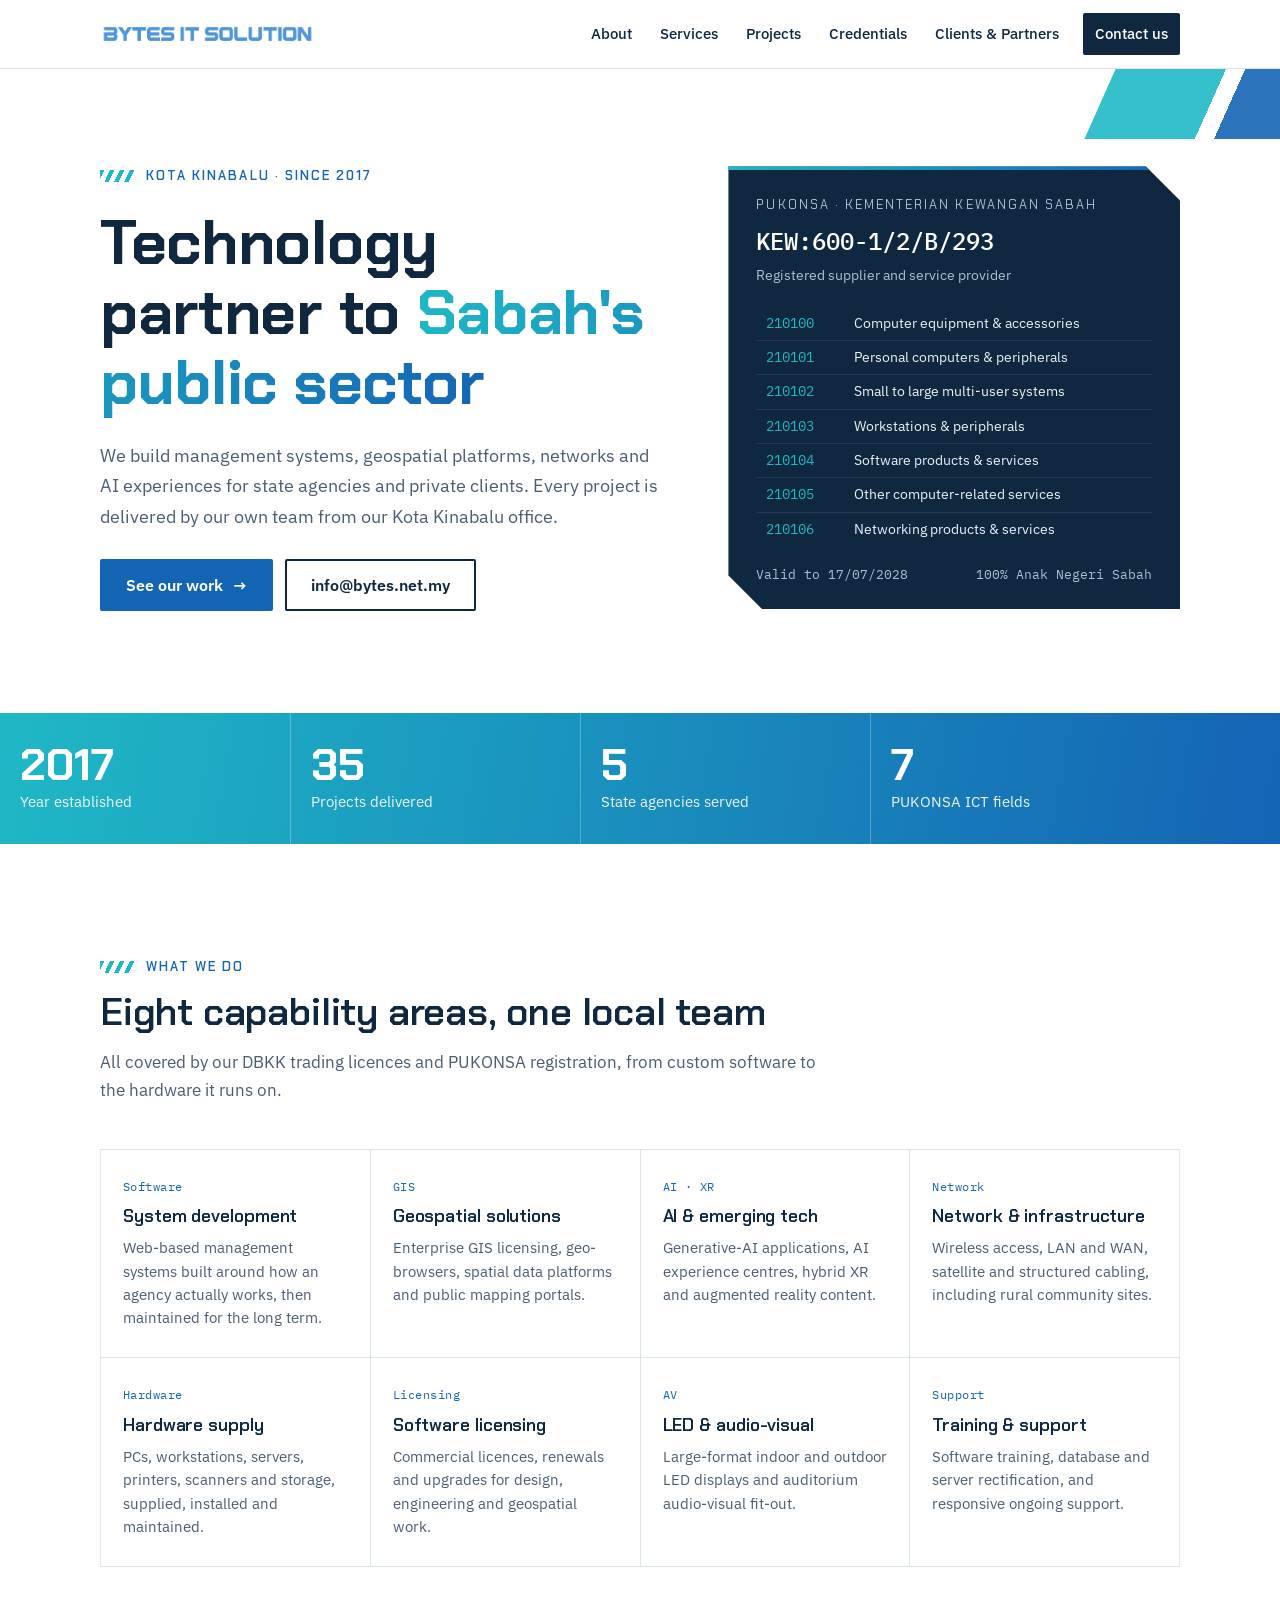
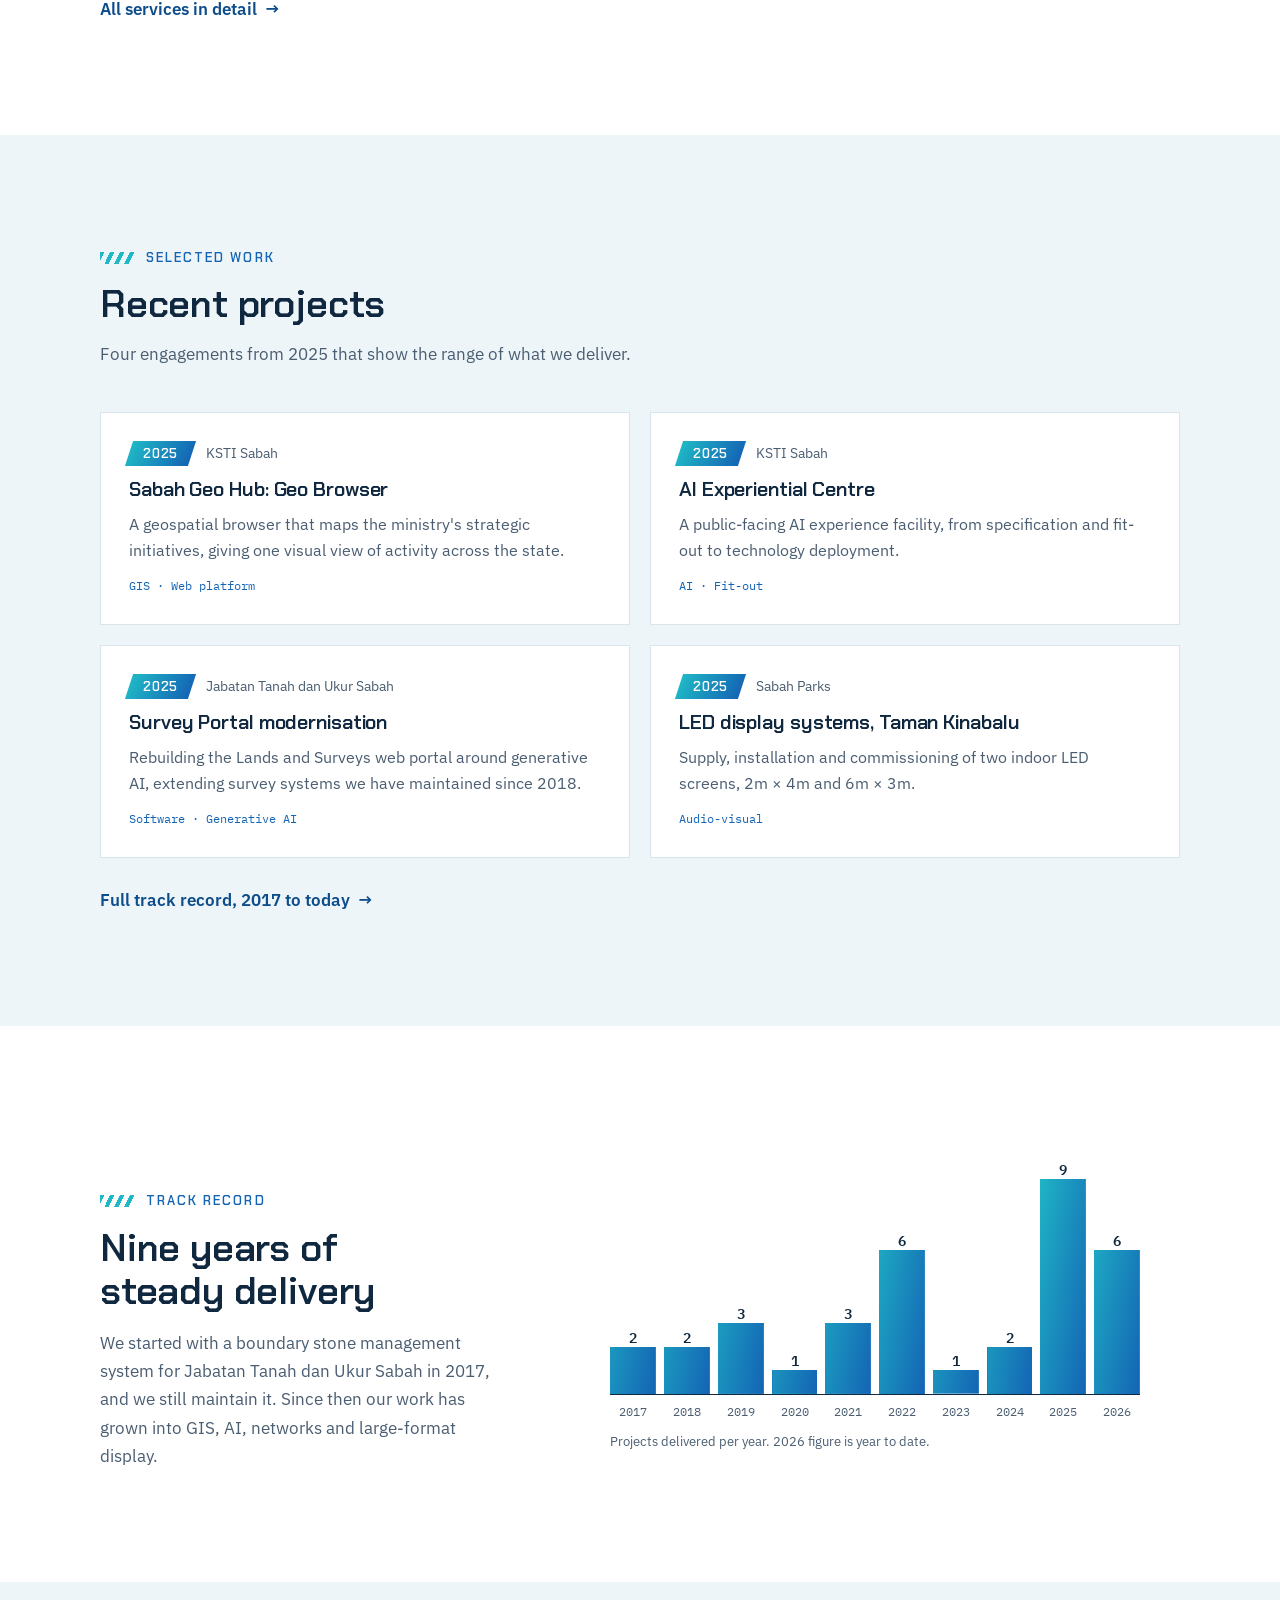
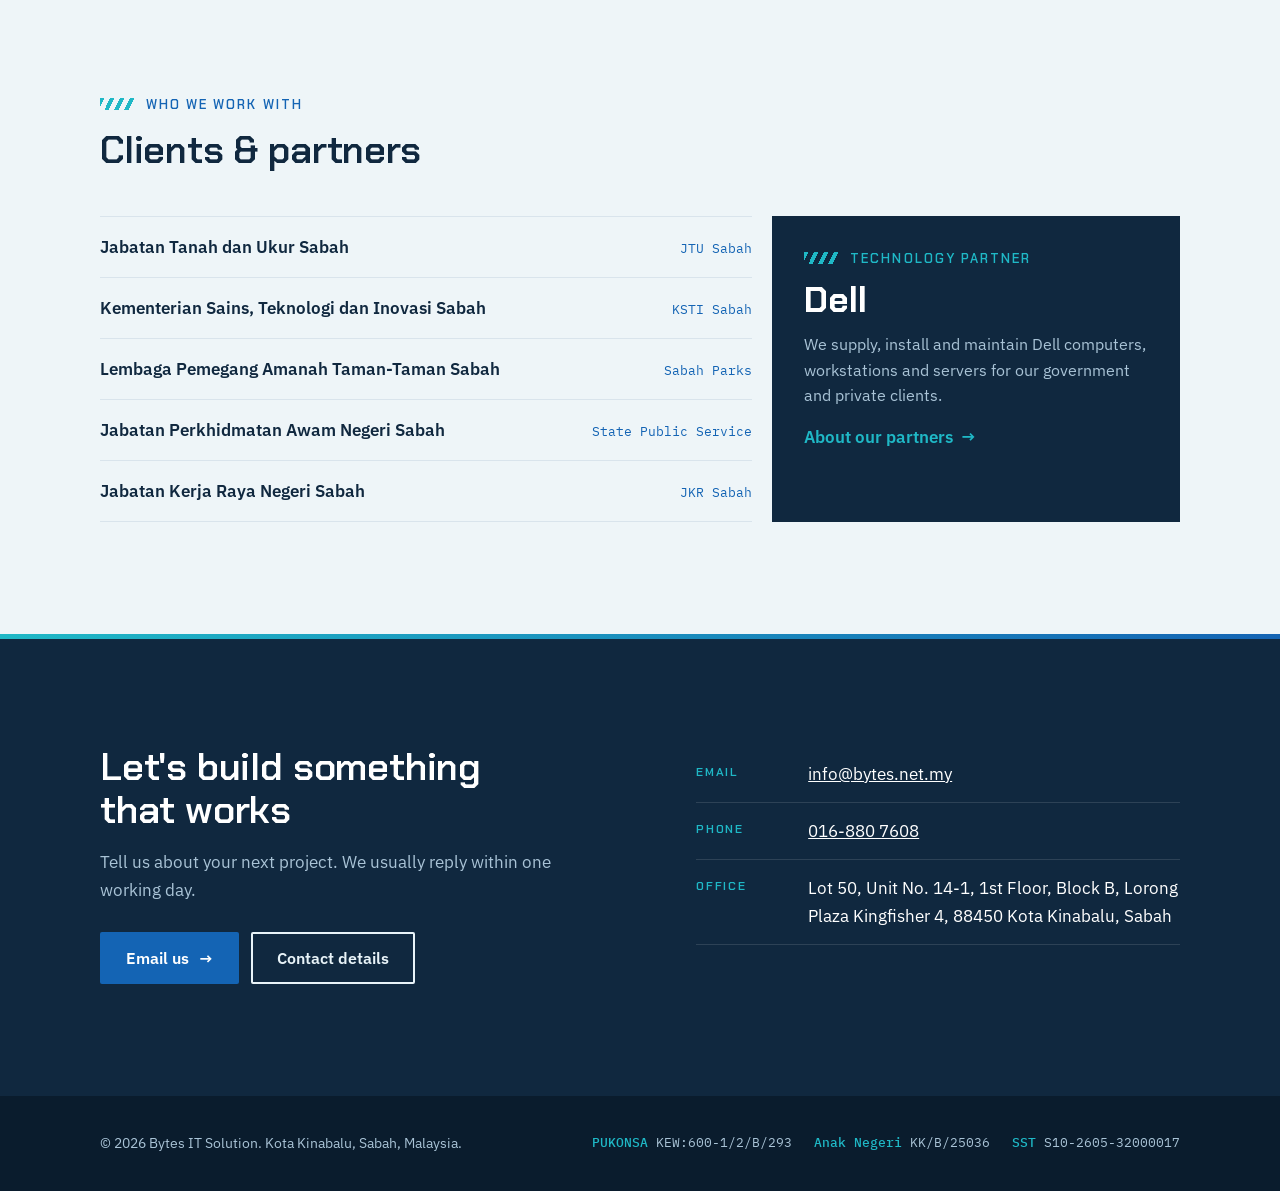
<file: index.html>
<!doctype html>
<html lang="en">
<head>
<meta charset="utf-8">
<meta name="viewport" content="width=device-width, initial-scale=1, viewport-fit=cover">
<title>Bytes IT Solution</title>
<meta name="description" content="Bytes IT Solution is a Kota Kinabalu technology company delivering software, GIS, AI, network and hardware solutions to the Sabah state government and private clients since 2017.">
<meta property="og:title" content="Bytes IT Solution">
<meta property="og:description" content="Technology partner to Sabah's public sector since 2017. 35 projects delivered for 5 state agencies.">
<meta property="og:type" content="website">
<meta property="og:url" content="https://bytes.net.my/">
<link rel="icon" href="assets/logo.png">
<link rel="preconnect" href="https://fonts.googleapis.com">
<link rel="preconnect" href="https://fonts.gstatic.com" crossorigin>
<link rel="stylesheet" href="https://fonts.googleapis.com/css2?family=Chakra+Petch:wght@500;600;700&family=IBM+Plex+Mono:wght@400;500&family=IBM+Plex+Sans:wght@400;500;600&display=swap">
<link rel="stylesheet" href="styles.css">
</head>
<body>

<header class="site-header">
  <nav class="wrap nav" aria-label="Main">
    <a class="brand" href="index.html" aria-label="Bytes IT Solution home"><img src="assets/logo.png" alt="Bytes IT Solution" width="213" height="22"></a>
    <button class="nav-toggle" id="nav-toggle" aria-expanded="false" aria-controls="nav-links">Menu</button>
    <ul class="nav-links" id="nav-links">
      <li><a href="about.html">About</a></li>
      <li><a href="services.html">Services</a></li>
      <li><a href="projects.html">Projects</a></li>
      <li><a href="credentials.html">Credentials</a></li>
      <li><a href="partners.html">Clients &amp; Partners</a></li>
      <li><a class="nav-cta" href="contact.html">Contact us</a></li>
    </ul>
  </nav>
</header>

<main>

  <!-- HERO -->
  <section class="hero">
    <div class="wrap hero-grid">
      <div class="hero-copy">
        <span class="eyebrow">Kota Kinabalu · Since 2017</span>
        <h1>Technology partner to <span class="hl">Sabah's public sector</span></h1>
        <p class="lead">We build management systems, geospatial platforms, networks and AI experiences for state agencies and private clients. Every project is delivered by our own team from our Kota Kinabalu office.</p>
        <div class="hero-actions">
          <a class="btn btn-primary" href="projects.html">See our work <span class="arrow" aria-hidden="true">→</span></a>
          <a class="btn btn-ghost" href="mailto:info@bytes.net.my">info@bytes.net.my</a>
        </div>
      </div>

      <aside class="reg-card" aria-label="PUKONSA registration">
        <div class="reg-title">PUKONSA · Kementerian Kewangan Sabah</div>
        <div class="reg-no">KEW:600-1/2/B/293</div>
        <div class="reg-sub">Registered supplier and service provider</div>
        <ul class="reg-codes">
          <li><code>210100</code><span>Computer equipment &amp; accessories</span></li>
          <li><code>210101</code><span>Personal computers &amp; peripherals</span></li>
          <li><code>210102</code><span>Small to large multi-user systems</span></li>
          <li><code>210103</code><span>Workstations &amp; peripherals</span></li>
          <li><code>210104</code><span>Software products &amp; services</span></li>
          <li><code>210105</code><span>Other computer-related services</span></li>
          <li><code>210106</code><span>Networking products &amp; services</span></li>
        </ul>
        <div class="reg-foot"><span>Valid to 17/07/2028</span><span>100% Anak Negeri Sabah</span></div>
      </aside>
    </div>
  </section>

  <!-- FIGURES -->
  <section class="figures" aria-label="Bytes at a glance">
    <ul class="wrap">
      <li><span class="num">2017</span><span class="lbl">Year established</span></li>
      <li><span class="num">35</span><span class="lbl">Projects delivered</span></li>
      <li><span class="num">5</span><span class="lbl">State agencies served</span></li>
      <li><span class="num">7</span><span class="lbl">PUKONSA ICT fields</span></li>
    </ul>
  </section>

  <!-- SERVICES -->
  <section class="section">
    <div class="wrap">
      <div class="section-head">
        <span class="eyebrow">What we do</span>
        <h2>Eight capability areas, one local team</h2>
        <p>All covered by our DBKK trading licences and PUKONSA registration, from custom software to the hardware it runs on.</p>
      </div>
      <div class="services">
        <article class="service">
          <span class="code">Software</span>
          <h3>System development</h3>
          <p>Web-based management systems built around how an agency actually works, then maintained for the long term.</p>
        </article>
        <article class="service">
          <span class="code">GIS</span>
          <h3>Geospatial solutions</h3>
          <p>Enterprise GIS licensing, geo-browsers, spatial data platforms and public mapping portals.</p>
        </article>
        <article class="service">
          <span class="code">AI · XR</span>
          <h3>AI &amp; emerging tech</h3>
          <p>Generative-AI applications, AI experience centres, hybrid XR and augmented reality content.</p>
        </article>
        <article class="service">
          <span class="code">Network</span>
          <h3>Network &amp; infrastructure</h3>
          <p>Wireless access, LAN and WAN, satellite and structured cabling, including rural community sites.</p>
        </article>
        <article class="service">
          <span class="code">Hardware</span>
          <h3>Hardware supply</h3>
          <p>PCs, workstations, servers, printers, scanners and storage, supplied, installed and maintained.</p>
        </article>
        <article class="service">
          <span class="code">Licensing</span>
          <h3>Software licensing</h3>
          <p>Commercial licences, renewals and upgrades for design, engineering and geospatial work.</p>
        </article>
        <article class="service">
          <span class="code">AV</span>
          <h3>LED &amp; audio-visual</h3>
          <p>Large-format indoor and outdoor LED displays and auditorium audio-visual fit-out.</p>
        </article>
        <article class="service">
          <span class="code">Support</span>
          <h3>Training &amp; support</h3>
          <p>Software training, database and server rectification, and responsive ongoing support.</p>
        </article>
      </div>
      <div class="section-foot"><a class="text-link" href="services.html">All services in detail <span aria-hidden="true">→</span></a></div>
    </div>
  </section>

  <!-- HIGHLIGHTS -->
  <section class="section section-tint">
    <div class="wrap">
      <div class="section-head">
        <span class="eyebrow">Selected work</span>
        <h2>Recent projects</h2>
        <p>Four engagements from 2025 that show the range of what we deliver.</p>
      </div>
      <div class="highlights">
        <article class="hl-card">
          <div class="meta"><span class="tag"><span>2025</span></span><span class="client">KSTI Sabah</span></div>
          <h3>Sabah Geo Hub: Geo Browser</h3>
          <p>A geospatial browser that maps the ministry's strategic initiatives, giving one visual view of activity across the state.</p>
          <span class="kind">GIS · Web platform</span>
        </article>
        <article class="hl-card">
          <div class="meta"><span class="tag"><span>2025</span></span><span class="client">KSTI Sabah</span></div>
          <h3>AI Experiential Centre</h3>
          <p>A public-facing AI experience facility, from specification and fit-out to technology deployment.</p>
          <span class="kind">AI · Fit-out</span>
        </article>
        <article class="hl-card">
          <div class="meta"><span class="tag"><span>2025</span></span><span class="client">Jabatan Tanah dan Ukur Sabah</span></div>
          <h3>Survey Portal modernisation</h3>
          <p>Rebuilding the Lands and Surveys web portal around generative AI, extending survey systems we have maintained since 2018.</p>
          <span class="kind">Software · Generative AI</span>
        </article>
        <article class="hl-card">
          <div class="meta"><span class="tag"><span>2025</span></span><span class="client">Sabah Parks</span></div>
          <h3>LED display systems, Taman Kinabalu</h3>
          <p>Supply, installation and commissioning of two indoor LED screens, 2m × 4m and 6m × 3m.</p>
          <span class="kind">Audio-visual</span>
        </article>
      </div>
      <div class="section-foot"><a class="text-link" href="projects.html">Full track record, 2017 to today <span aria-hidden="true">→</span></a></div>
    </div>
  </section>

  <!-- GROWTH -->
  <section class="section">
    <div class="wrap growth">
      <div class="growth-copy">
        <span class="eyebrow">Track record</span>
        <h2>Nine years of steady delivery</h2>
        <p>We started with a boundary stone management system for Jabatan Tanah dan Ukur Sabah in 2017, and we still maintain it. Since then our work has grown into GIS, AI, networks and large-format display.</p>
      </div>
      <figure class="chart" aria-label="Projects delivered per year, 2017 to 2026">
        <div class="bars">
          <div class="bar" style="height:22%"><span class="v">2</span></div>
          <div class="bar" style="height:22%"><span class="v">2</span></div>
          <div class="bar" style="height:33%"><span class="v">3</span></div>
          <div class="bar" style="height:11%"><span class="v">1</span></div>
          <div class="bar" style="height:33%"><span class="v">3</span></div>
          <div class="bar" style="height:67%"><span class="v">6</span></div>
          <div class="bar" style="height:11%"><span class="v">1</span></div>
          <div class="bar" style="height:22%"><span class="v">2</span></div>
          <div class="bar" style="height:100%"><span class="v">9</span></div>
          <div class="bar" style="height:67%"><span class="v">6</span></div>
        </div>
        <div class="years" aria-hidden="true">
          <span>2017</span><span>2018</span><span>2019</span><span>2020</span><span>2021</span><span>2022</span><span>2023</span><span>2024</span><span>2025</span><span>2026</span>
        </div>
        <figcaption class="chart-note">Projects delivered per year. 2026 figure is year to date.</figcaption>
      </figure>
    </div>
  </section>

  <!-- CLIENTS & PARTNER -->
  <section class="section section-tint">
    <div class="wrap">
      <div class="section-head">
        <span class="eyebrow">Who we work with</span>
        <h2>Clients &amp; partners</h2>
      </div>
      <div class="clients">
        <ul class="client-list">
          <li><span class="name">Jabatan Tanah dan Ukur Sabah</span><span class="abbr">JTU Sabah</span></li>
          <li><span class="name">Kementerian Sains, Teknologi dan Inovasi Sabah</span><span class="abbr">KSTI Sabah</span></li>
          <li><span class="name">Lembaga Pemegang Amanah Taman-Taman Sabah</span><span class="abbr">Sabah Parks</span></li>
          <li><span class="name">Jabatan Perkhidmatan Awam Negeri Sabah</span><span class="abbr">State Public Service</span></li>
          <li><span class="name">Jabatan Kerja Raya Negeri Sabah</span><span class="abbr">JKR Sabah</span></li>
        </ul>
        <aside class="partner">
          <span class="eyebrow">Technology partner</span>
          <div class="pname">Dell</div>
          <p>We supply, install and maintain Dell computers, workstations and servers for our government and private clients.</p>
          <a class="text-link" href="partners.html" style="color:var(--teal)">About our partners <span aria-hidden="true">→</span></a>
        </aside>
      </div>
    </div>
  </section>

  <!-- CONTACT -->
  <section class="section contact-band">
    <div class="wrap contact-grid">
      <div>
        <h2>Let's build something that works</h2>
        <p class="lead">Tell us about your next project. We usually reply within one working day.</p>
        <div class="hero-actions">
          <a class="btn btn-primary" href="mailto:info@bytes.net.my?subject=Project%20enquiry">Email us <span class="arrow" aria-hidden="true">→</span></a>
          <a class="btn btn-ghost" href="contact.html">Contact details</a>
        </div>
      </div>
      <dl class="contact-list">
        <div><dt>Email</dt><dd><a href="mailto:info@bytes.net.my">info@bytes.net.my</a></dd></div>
        <div><dt>Phone</dt><dd><a href="tel:+60168807608">016-880 7608</a></dd></div>
        <div><dt>Office</dt><dd>Lot 50, Unit No. 14-1, 1st Floor, Block B, Lorong Plaza Kingfisher 4, 88450 Kota Kinabalu, Sabah</dd></div>
      </dl>
    </div>
  </section>

</main>

<footer class="site-footer">
  <div class="wrap footer-grid">
    <div>© <span id="year">2026</span> Bytes IT Solution. Kota Kinabalu, Sabah, Malaysia.</div>
    <div class="footer-regs">
      <span><b>PUKONSA</b> KEW:600-1/2/B/293</span>
      <span><b>Anak Negeri</b> KK/B/25036</span>
      <span><b>SST</b> S10-2605-32000017</span>
    </div>
  </div>
</footer>

<script>
  var t = document.getElementById('nav-toggle'), l = document.getElementById('nav-links');
  t.addEventListener('click', function () {
    var open = l.classList.toggle('open');
    t.setAttribute('aria-expanded', open ? 'true' : 'false');
    t.textContent = open ? 'Close' : 'Menu';
  });
  document.getElementById('year').textContent = new Date().getFullYear();
</script>
</body>
</html>
</file>
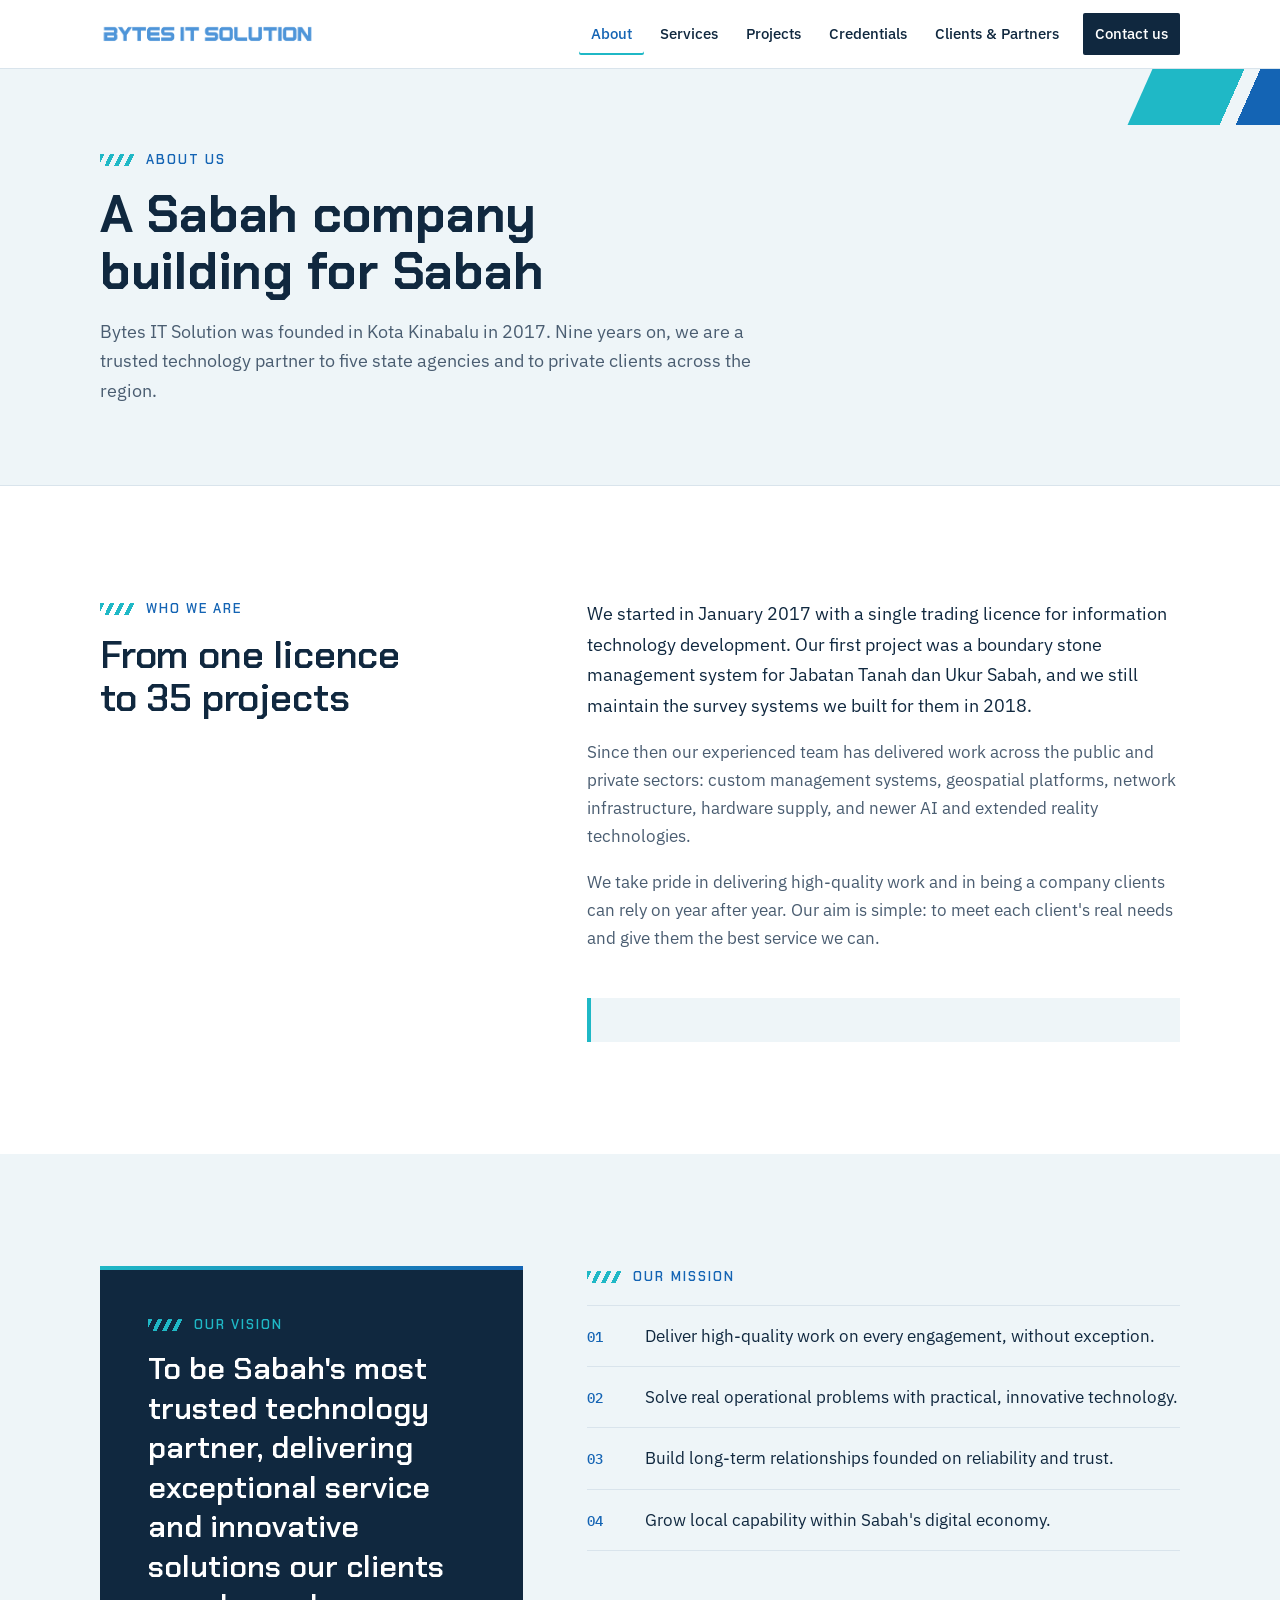
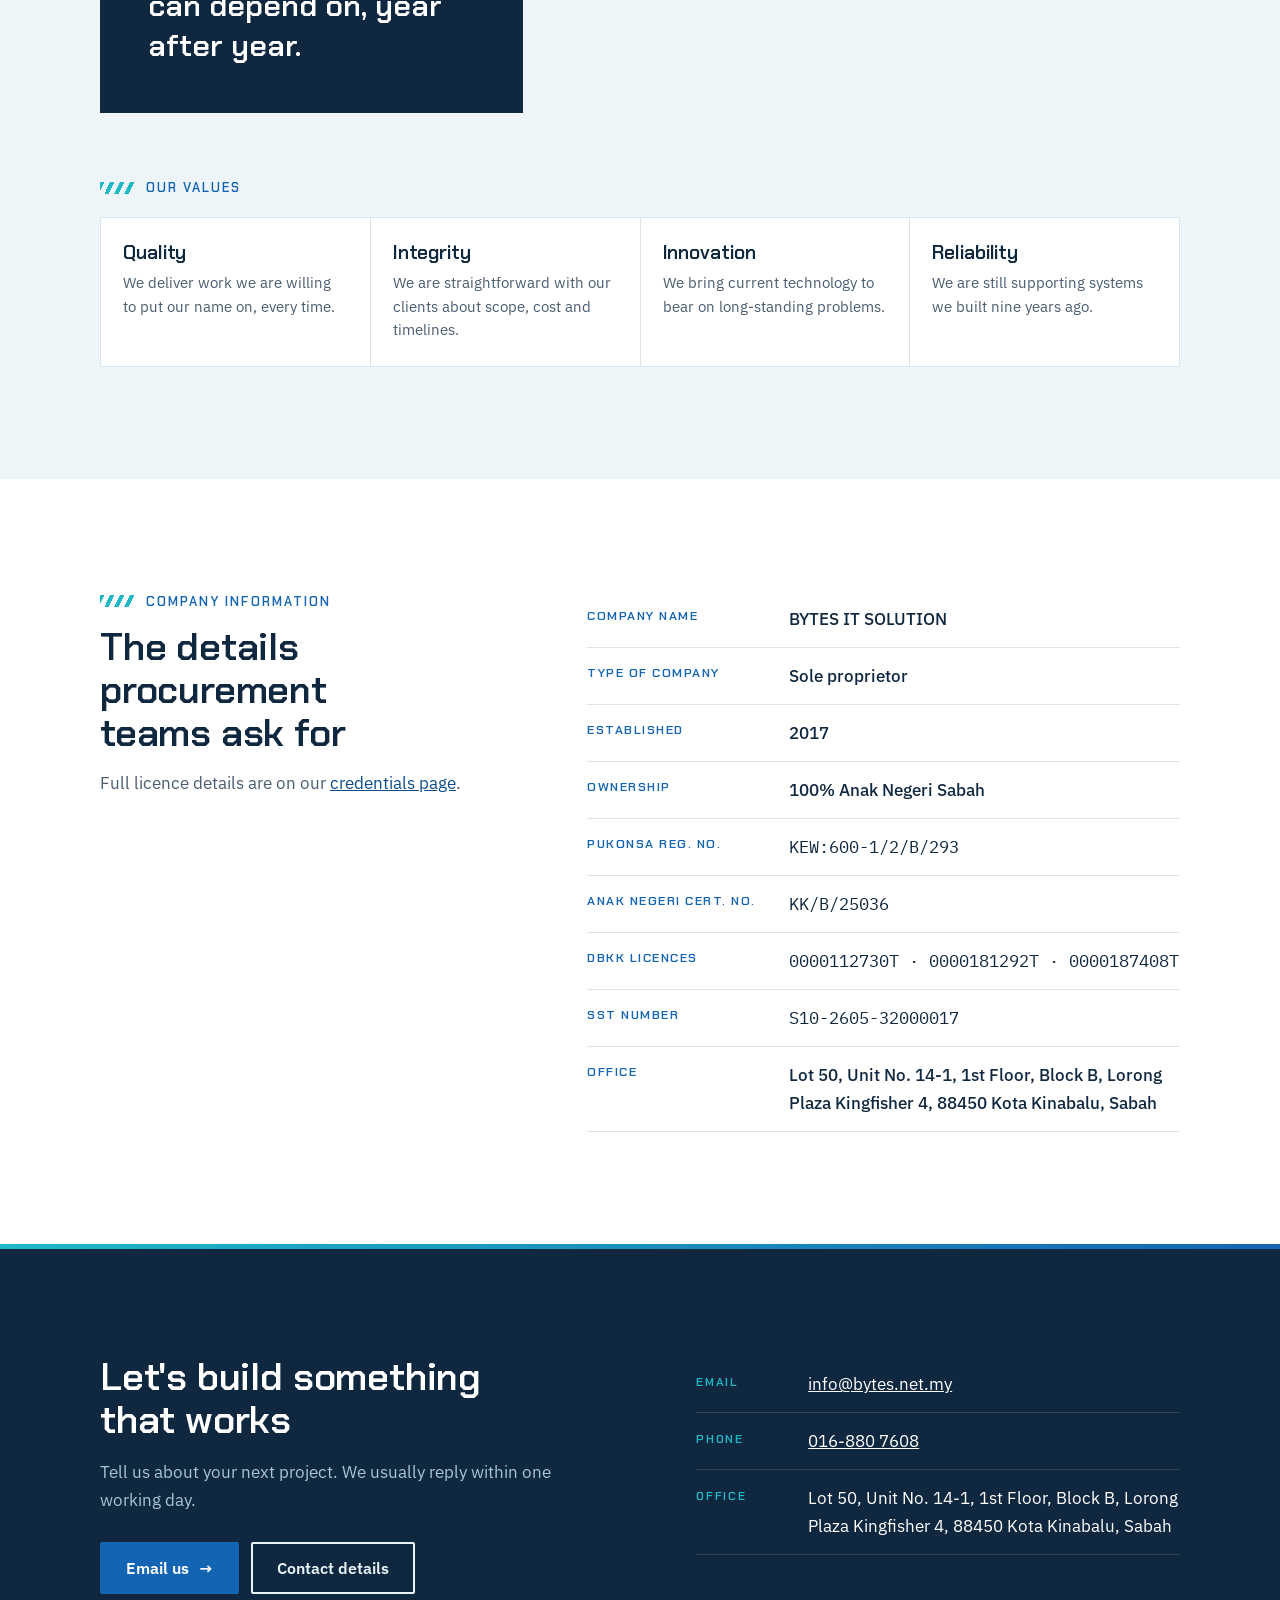
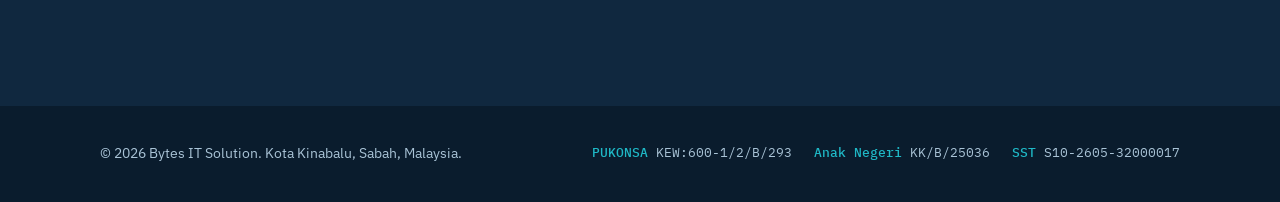
<file: about.html>
<!doctype html>
<html lang="en">
<head>
<meta charset="utf-8">
<meta name="viewport" content="width=device-width, initial-scale=1, viewport-fit=cover">
<title>About Us · Bytes IT Solution</title>
<meta name="description" content="Bytes IT Solution is a 100% Anak Negeri Sabah technology company founded in Kota Kinabalu in 2017.">
<meta property="og:title" content="About Us · Bytes IT Solution">
<meta property="og:description" content="Bytes IT Solution is a 100% Anak Negeri Sabah technology company founded in Kota Kinabalu in 2017.">
<meta property="og:type" content="website">
<meta property="og:url" content="https://bytes.net.my/about.html">
<link rel="icon" href="assets/logo.png">
<link rel="preconnect" href="https://fonts.googleapis.com">
<link rel="preconnect" href="https://fonts.gstatic.com" crossorigin>
<link rel="stylesheet" href="https://fonts.googleapis.com/css2?family=Chakra+Petch:wght@500;600;700&family=IBM+Plex+Mono:wght@400;500&family=IBM+Plex+Sans:wght@400;500;600&display=swap">
<link rel="stylesheet" href="styles.css">
</head>
<body>

<header class="site-header">
  <nav class="wrap nav" aria-label="Main">
    <a class="brand" href="index.html" aria-label="Bytes IT Solution home"><img src="assets/logo.png" alt="Bytes IT Solution" width="213" height="22"></a>
    <button class="nav-toggle" id="nav-toggle" aria-expanded="false" aria-controls="nav-links">Menu</button>
    <ul class="nav-links" id="nav-links">
      <li><a href="about.html" aria-current="page">About</a></li>
      <li><a href="services.html">Services</a></li>
      <li><a href="projects.html">Projects</a></li>
      <li><a href="credentials.html">Credentials</a></li>
      <li><a href="partners.html">Clients &amp; Partners</a></li>
      <li><a class="nav-cta" href="contact.html">Contact us</a></li>
    </ul>
  </nav>
</header>

<main>
  <section class="page-hero">
    <div class="wrap">
      <span class="eyebrow">About us</span>
      <h1>A Sabah company building for Sabah</h1>
      <p>Bytes IT Solution was founded in Kota Kinabalu in 2017. Nine years on, we are a trusted technology partner to five state agencies and to private clients across the region.</p>
    </div>
  </section>

  <section class="section">
    <div class="wrap two-col">
      <div class="section-head" style="margin:0">
        <span class="eyebrow">Who we are</span>
        <h2>From one licence to 35 projects</h2>
      </div>
      <div class="prose">
        <p class="first">We started in January 2017 with a single trading licence for information technology development. Our first project was a boundary stone management system for Jabatan Tanah dan Ukur Sabah, and we still maintain the survey systems we built for them in 2018.</p>
        <p>Since then our experienced team has delivered work across the public and private sectors: custom management systems, geospatial platforms, network infrastructure, hardware supply, and newer AI and extended reality technologies.</p>
        <p>We take pride in delivering high-quality work and in being a company clients can rely on year after year. Our aim is simple: to meet each client's real needs and give them the best service we can.</p>
        <div class="owner">
        </div>
      </div>
    </div>
  </section>

  <section class="section section-tint">
    <div class="wrap" style="display:grid;gap:clamp(40px,6vw,64px)">
      <div class="two-col">
        <div class="vision">
          <span class="eyebrow">Our vision</span>
          <blockquote>To be Sabah's most trusted technology partner, delivering exceptional service and innovative solutions our clients can depend on, year after year.</blockquote>
        </div>
        <div style="display:grid;gap:18px">
          <span class="eyebrow">Our mission</span>
          <ol class="mission">
            <li>Deliver high-quality work on every engagement, without exception.</li>
            <li>Solve real operational problems with practical, innovative technology.</li>
            <li>Build long-term relationships founded on reliability and trust.</li>
            <li>Grow local capability within Sabah's digital economy.</li>
          </ol>
        </div>
      </div>
      <div style="display:grid;gap:18px">
        <span class="eyebrow">Our values</span>
        <div class="values">
          <div class="value"><h3>Quality</h3><p>We deliver work we are willing to put our name on, every time.</p></div>
          <div class="value"><h3>Integrity</h3><p>We are straightforward with our clients about scope, cost and timelines.</p></div>
          <div class="value"><h3>Innovation</h3><p>We bring current technology to bear on long-standing problems.</p></div>
          <div class="value"><h3>Reliability</h3><p>We are still supporting systems we built nine years ago.</p></div>
        </div>
      </div>
    </div>
  </section>

  <section class="section">
    <div class="wrap two-col">
      <div class="section-head" style="margin:0">
        <span class="eyebrow">Company information</span>
        <h2>The details procurement teams ask for</h2>
        <p>Full licence details are on our <a href="credentials.html">credentials page</a>.</p>
      </div>
      <table class="info">
        <tbody>
          <tr><th scope="row">Company name</th><td>BYTES IT SOLUTION</td></tr>
          <tr><th scope="row">Type of company</th><td>Sole proprietor</td></tr>
          <tr><th scope="row">Established</th><td>2017</td></tr>
          <tr><th scope="row">Ownership</th><td>100% Anak Negeri Sabah</td></tr>
          <tr><th scope="row">PUKONSA reg. no.</th><td class="mono">KEW:600-1/2/B/293</td></tr>
          <tr><th scope="row">Anak Negeri cert. no.</th><td class="mono">KK/B/25036</td></tr>
          <tr><th scope="row">DBKK licences</th><td class="mono">0000112730T · 0000181292T · 0000187408T</td></tr>
          <tr><th scope="row">SST number</th><td class="mono">S10-2605-32000017</td></tr>
          <tr><th scope="row">Office</th><td>Lot 50, Unit No. 14-1, 1st Floor, Block B, Lorong Plaza Kingfisher 4, 88450 Kota Kinabalu, Sabah</td></tr>
        </tbody>
      </table>
    </div>
  </section>

  <section class="section contact-band">
    <div class="wrap contact-grid">
      <div>
        <h2>Let's build something that works</h2>
        <p class="lead">Tell us about your next project. We usually reply within one working day.</p>
        <div class="hero-actions">
          <a class="btn btn-primary" href="mailto:info@bytes.net.my?subject=Project%20enquiry">Email us <span class="arrow" aria-hidden="true">→</span></a>
          <a class="btn btn-ghost" href="contact.html">Contact details</a>
        </div>
      </div>
      <dl class="contact-list">
        <div><dt>Email</dt><dd><a href="mailto:info@bytes.net.my">info@bytes.net.my</a></dd></div>
        <div><dt>Phone</dt><dd><a href="tel:+60168807608">016-880 7608</a></dd></div>
        <div><dt>Office</dt><dd>Lot 50, Unit No. 14-1, 1st Floor, Block B, Lorong Plaza Kingfisher 4, 88450 Kota Kinabalu, Sabah</dd></div>
      </dl>
    </div>
  </section>
</main>

<footer class="site-footer">
  <div class="wrap footer-grid">
    <div>© <span id="year">2026</span> Bytes IT Solution. Kota Kinabalu, Sabah, Malaysia.</div>
    <div class="footer-regs">
      <span><b>PUKONSA</b> KEW:600-1/2/B/293</span>
      <span><b>Anak Negeri</b> KK/B/25036</span>
      <span><b>SST</b> S10-2605-32000017</span>
    </div>
  </div>
</footer>

<script>
  var t = document.getElementById('nav-toggle'), l = document.getElementById('nav-links');
  t.addEventListener('click', function () {
    var open = l.classList.toggle('open');
    t.setAttribute('aria-expanded', open ? 'true' : 'false');
    t.textContent = open ? 'Close' : 'Menu';
  });
  document.getElementById('year').textContent = new Date().getFullYear();
</script>
</body>
</html>
</file>
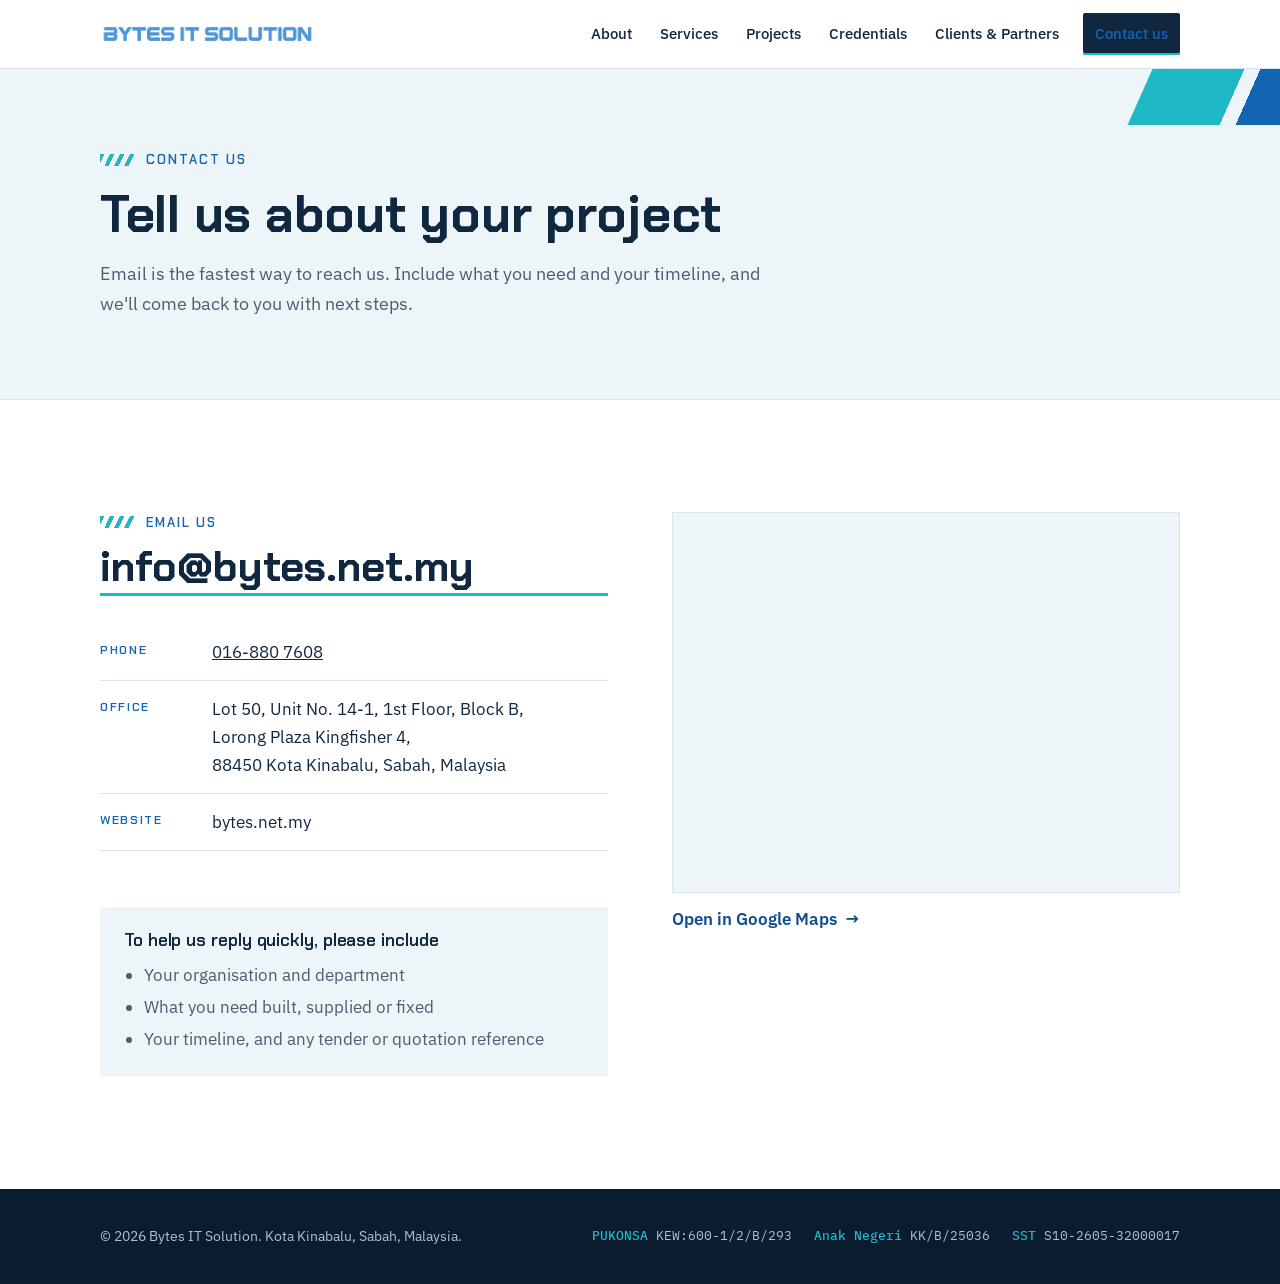
<file: contact.html>
<!doctype html>
<html lang="en">
<head>
<meta charset="utf-8">
<meta name="viewport" content="width=device-width, initial-scale=1, viewport-fit=cover">
<title>Contact · Bytes IT Solution</title>
<meta name="description" content="Email info@bytes.net.my or call 016-880 7608. Office at Plaza Kingfisher, Kota Kinabalu.">
<meta property="og:title" content="Contact · Bytes IT Solution">
<meta property="og:description" content="Email info@bytes.net.my or call 016-880 7608. Office at Plaza Kingfisher, Kota Kinabalu.">
<meta property="og:type" content="website">
<meta property="og:url" content="https://bytes.net.my/contact.html">
<link rel="icon" href="assets/logo.png">
<link rel="preconnect" href="https://fonts.googleapis.com">
<link rel="preconnect" href="https://fonts.gstatic.com" crossorigin>
<link rel="stylesheet" href="https://fonts.googleapis.com/css2?family=Chakra+Petch:wght@500;600;700&family=IBM+Plex+Mono:wght@400;500&family=IBM+Plex+Sans:wght@400;500;600&display=swap">
<link rel="stylesheet" href="styles.css">
</head>
<body>

<header class="site-header">
  <nav class="wrap nav" aria-label="Main">
    <a class="brand" href="index.html" aria-label="Bytes IT Solution home"><img src="assets/logo.png" alt="Bytes IT Solution" width="213" height="22"></a>
    <button class="nav-toggle" id="nav-toggle" aria-expanded="false" aria-controls="nav-links">Menu</button>
    <ul class="nav-links" id="nav-links">
      <li><a href="about.html">About</a></li>
      <li><a href="services.html">Services</a></li>
      <li><a href="projects.html">Projects</a></li>
      <li><a href="credentials.html">Credentials</a></li>
      <li><a href="partners.html">Clients &amp; Partners</a></li>
      <li><a class="nav-cta" href="contact.html" aria-current="page">Contact us</a></li>
    </ul>
  </nav>
</header>

<main>
  <section class="page-hero">
    <div class="wrap">
      <span class="eyebrow">Contact us</span>
      <h1>Tell us about your project</h1>
      <p>Email is the fastest way to reach us. Include what you need and your timeline, and we'll come back to you with next steps.</p>
    </div>
  </section>

  <section class="section">
    <div class="wrap contact-page">
      <div class="light" style="display:grid;gap:28px">
        <div style="display:grid;gap:10px">
          <span class="eyebrow">Email us</span>
          <a class="big-email" href="mailto:info@bytes.net.my?subject=Project%20enquiry">info@bytes.net.my</a>
        </div>
        <dl class="contact-list">
          <div><dt>Phone</dt><dd><a href="tel:+60168807608">016-880 7608</a></dd></div>
          <div><dt>Office</dt><dd>Lot 50, Unit No. 14-1, 1st Floor, Block B,<br>Lorong Plaza Kingfisher 4,<br>88450 Kota Kinabalu, Sabah, Malaysia</dd></div>
          <div><dt>Website</dt><dd>bytes.net.my</dd></div>
        </dl>
        <div class="enquiry">
          <h3>To help us reply quickly, please include</h3>
          <ul>
            <li>Your organisation and department</li>
            <li>What you need built, supplied or fixed</li>
            <li>Your timeline, and any tender or quotation reference</li>
          </ul>
        </div>
      </div>
      <div style="display:grid;gap:12px">
        <div class="map">
          <iframe title="Map of Bytes IT Solution office, Plaza Kingfisher, Kota Kinabalu" loading="lazy" referrerpolicy="no-referrer-when-downgrade"
            src="https://www.google.com/maps?q=Lorong+Plaza+Kingfisher+4,+88450+Kota+Kinabalu,+Sabah&amp;output=embed"></iframe>
        </div>
        <a class="text-link" href="https://www.google.com/maps/search/?api=1&amp;query=Lorong+Plaza+Kingfisher+4,+88450+Kota+Kinabalu,+Sabah" target="_blank" rel="noopener">Open in Google Maps <span aria-hidden="true">→</span></a>
      </div>
    </div>
  </section>
</main>

<footer class="site-footer">
  <div class="wrap footer-grid">
    <div>© <span id="year">2026</span> Bytes IT Solution. Kota Kinabalu, Sabah, Malaysia.</div>
    <div class="footer-regs">
      <span><b>PUKONSA</b> KEW:600-1/2/B/293</span>
      <span><b>Anak Negeri</b> KK/B/25036</span>
      <span><b>SST</b> S10-2605-32000017</span>
    </div>
  </div>
</footer>

<script>
  var t = document.getElementById('nav-toggle'), l = document.getElementById('nav-links');
  t.addEventListener('click', function () {
    var open = l.classList.toggle('open');
    t.setAttribute('aria-expanded', open ? 'true' : 'false');
    t.textContent = open ? 'Close' : 'Menu';
  });
  document.getElementById('year').textContent = new Date().getFullYear();
</script>
</body>
</html>
</file>
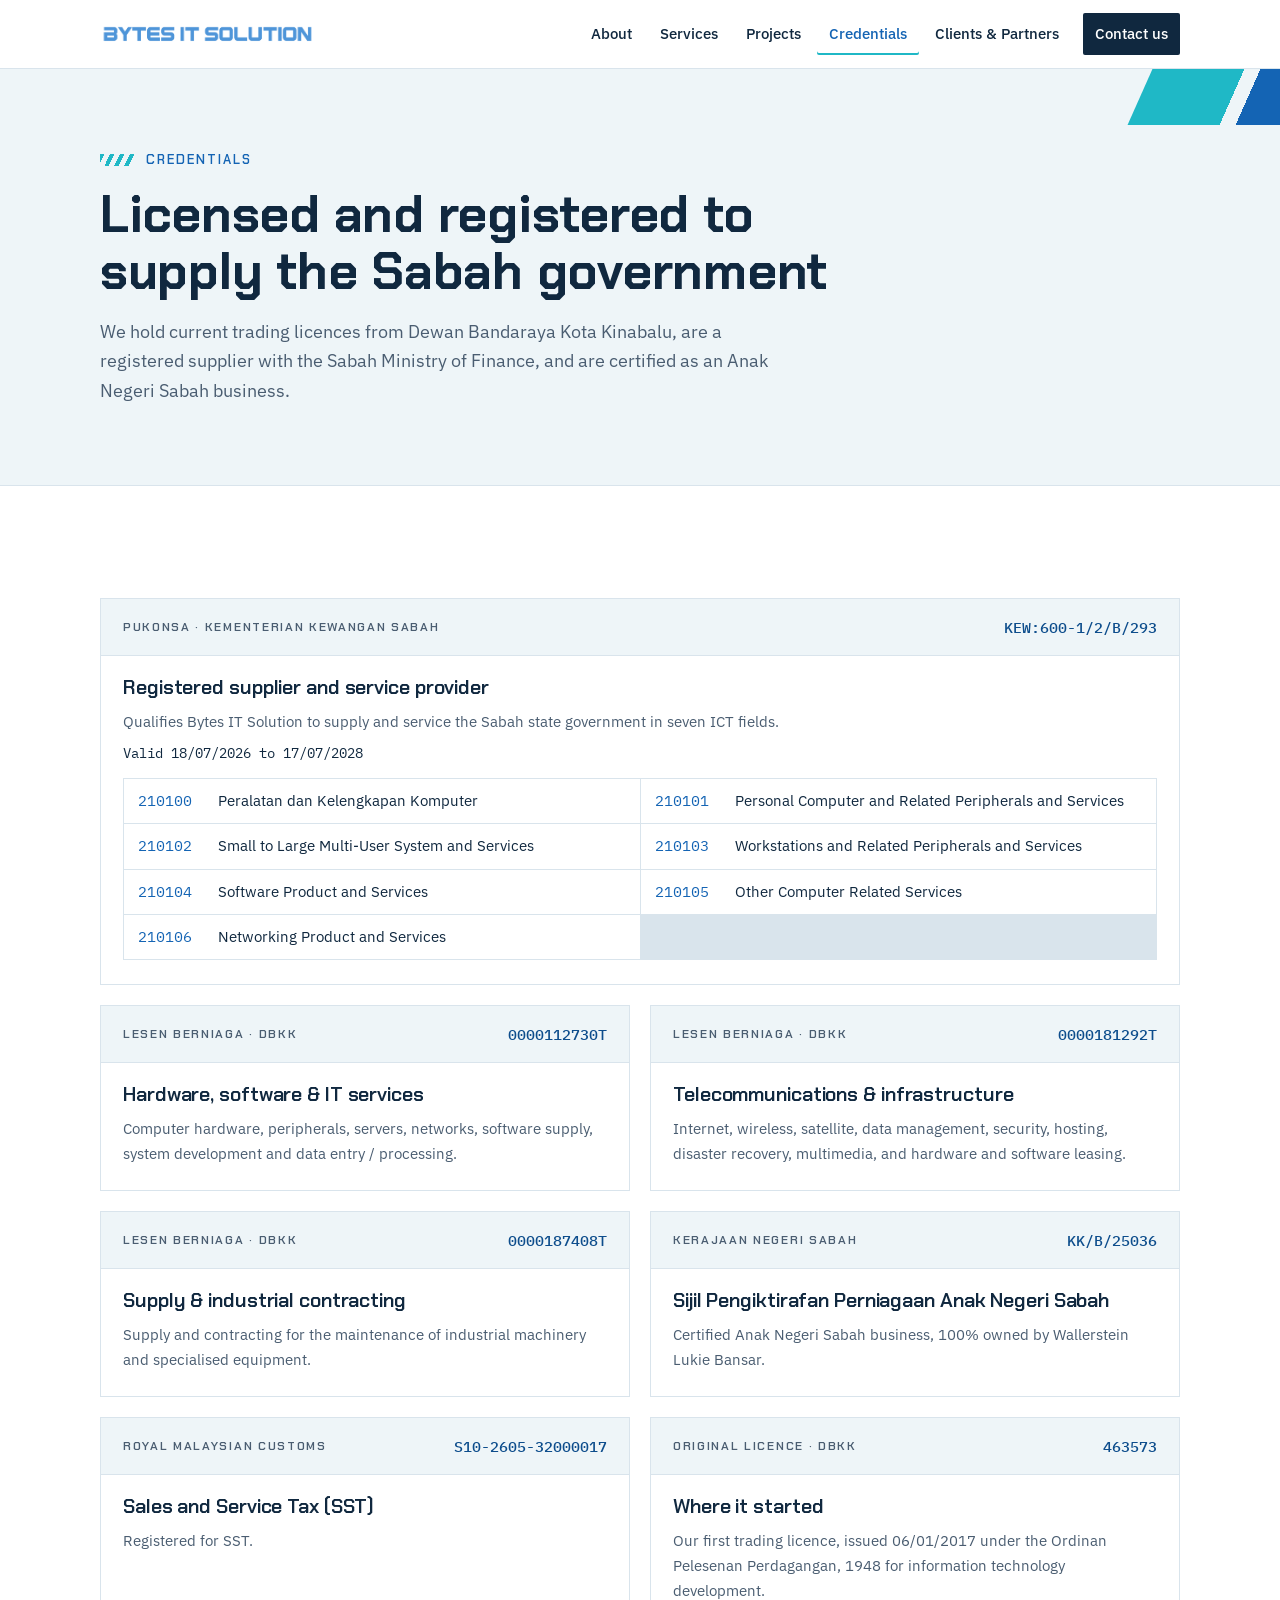
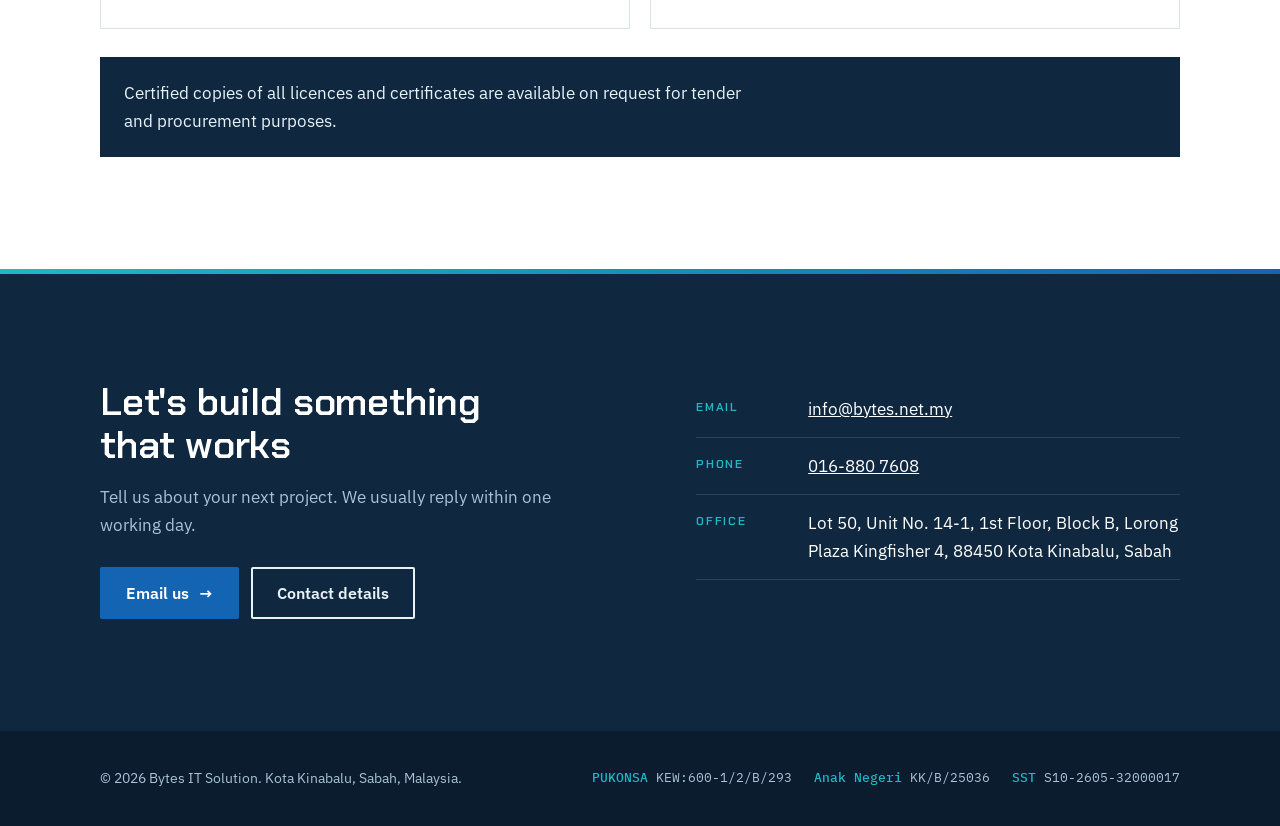
<file: credentials.html>
<!doctype html>
<html lang="en">
<head>
<meta charset="utf-8">
<meta name="viewport" content="width=device-width, initial-scale=1, viewport-fit=cover">
<title>Credentials · Bytes IT Solution</title>
<meta name="description" content="PUKONSA registration KEW:600-1/2/B/293, DBKK trading licences and Anak Negeri Sabah certification.">
<meta property="og:title" content="Credentials · Bytes IT Solution">
<meta property="og:description" content="PUKONSA registration KEW:600-1/2/B/293, DBKK trading licences and Anak Negeri Sabah certification.">
<meta property="og:type" content="website">
<meta property="og:url" content="https://bytes.net.my/credentials.html">
<link rel="icon" href="assets/logo.png">
<link rel="preconnect" href="https://fonts.googleapis.com">
<link rel="preconnect" href="https://fonts.gstatic.com" crossorigin>
<link rel="stylesheet" href="https://fonts.googleapis.com/css2?family=Chakra+Petch:wght@500;600;700&family=IBM+Plex+Mono:wght@400;500&family=IBM+Plex+Sans:wght@400;500;600&display=swap">
<link rel="stylesheet" href="styles.css">
</head>
<body>

<header class="site-header">
  <nav class="wrap nav" aria-label="Main">
    <a class="brand" href="index.html" aria-label="Bytes IT Solution home"><img src="assets/logo.png" alt="Bytes IT Solution" width="213" height="22"></a>
    <button class="nav-toggle" id="nav-toggle" aria-expanded="false" aria-controls="nav-links">Menu</button>
    <ul class="nav-links" id="nav-links">
      <li><a href="about.html">About</a></li>
      <li><a href="services.html">Services</a></li>
      <li><a href="projects.html">Projects</a></li>
      <li><a href="credentials.html" aria-current="page">Credentials</a></li>
      <li><a href="partners.html">Clients &amp; Partners</a></li>
      <li><a class="nav-cta" href="contact.html">Contact us</a></li>
    </ul>
  </nav>
</header>

<main>
  <section class="page-hero">
    <div class="wrap">
      <span class="eyebrow">Credentials</span>
      <h1>Licensed and registered to supply the Sabah government</h1>
      <p>We hold current trading licences from Dewan Bandaraya Kota Kinabalu, are a registered supplier with the Sabah Ministry of Finance, and are certified as an Anak Negeri Sabah business.</p>
    </div>
  </section>

  <section class="section">
    <div class="wrap">
      <div class="creds">
        <article class="cred wide">
          <div class="cred-top"><span class="issuer">PUKONSA · Kementerian Kewangan Sabah</span><span class="no">KEW:600-1/2/B/293</span></div>
          <div class="cred-body">
            <h3>Registered supplier and service provider</h3>
            <p>Qualifies Bytes IT Solution to supply and service the Sabah state government in seven ICT fields.</p>
            <span class="valid">Valid 18/07/2026 to 17/07/2028</span>
            <ul class="codes-grid">
              <li><code>210100</code><span>Peralatan dan Kelengkapan Komputer</span></li>
              <li><code>210101</code><span>Personal Computer and Related Peripherals and Services</span></li>
              <li><code>210102</code><span>Small to Large Multi-User System and Services</span></li>
              <li><code>210103</code><span>Workstations and Related Peripherals and Services</span></li>
              <li><code>210104</code><span>Software Product and Services</span></li>
              <li><code>210105</code><span>Other Computer Related Services</span></li>
              <li><code>210106</code><span>Networking Product and Services</span></li>
            </ul>
          </div>
        </article>
        <article class="cred">
          <div class="cred-top"><span class="issuer">Lesen Berniaga · DBKK</span><span class="no">0000112730T</span></div>
          <div class="cred-body">
            <h3>Hardware, software &amp; IT services</h3>
            <p>Computer hardware, peripherals, servers, networks, software supply, system development and data entry / processing.</p>
          </div>
        </article>
        <article class="cred">
          <div class="cred-top"><span class="issuer">Lesen Berniaga · DBKK</span><span class="no">0000181292T</span></div>
          <div class="cred-body">
            <h3>Telecommunications &amp; infrastructure</h3>
            <p>Internet, wireless, satellite, data management, security, hosting, disaster recovery, multimedia, and hardware and software leasing.</p>
          </div>
        </article>
        <article class="cred">
          <div class="cred-top"><span class="issuer">Lesen Berniaga · DBKK</span><span class="no">0000187408T</span></div>
          <div class="cred-body">
            <h3>Supply &amp; industrial contracting</h3>
            <p>Supply and contracting for the maintenance of industrial machinery and specialised equipment.</p>
          </div>
        </article>
        <article class="cred">
          <div class="cred-top"><span class="issuer">Kerajaan Negeri Sabah</span><span class="no">KK/B/25036</span></div>
          <div class="cred-body">
            <h3>Sijil Pengiktirafan Perniagaan Anak Negeri Sabah</h3>
            <p>Certified Anak Negeri Sabah business, 100% owned by Wallerstein Lukie Bansar.</p>
          </div>
        </article>
        <article class="cred">
          <div class="cred-top"><span class="issuer">Royal Malaysian Customs</span><span class="no">S10-2605-32000017</span></div>
          <div class="cred-body">
            <h3>Sales and Service Tax (SST)</h3>
            <p>Registered for SST.</p>
          </div>
        </article>
        <article class="cred">
          <div class="cred-top"><span class="issuer">Original licence · DBKK</span><span class="no">463573</span></div>
          <div class="cred-body">
            <h3>Where it started</h3>
            <p>Our first trading licence, issued 06/01/2017 under the Ordinan Pelesenan Perdagangan, 1948 for information technology development.</p>
          </div>
        </article>
      </div>
      <div class="notice">
        <p>Certified copies of all licences and certificates are available on request for tender and procurement purposes.</p>
      </div>
    </div>
  </section>

  <section class="section contact-band">
    <div class="wrap contact-grid">
      <div>
        <h2>Let's build something that works</h2>
        <p class="lead">Tell us about your next project. We usually reply within one working day.</p>
        <div class="hero-actions">
          <a class="btn btn-primary" href="mailto:info@bytes.net.my?subject=Project%20enquiry">Email us <span class="arrow" aria-hidden="true">→</span></a>
          <a class="btn btn-ghost" href="contact.html">Contact details</a>
        </div>
      </div>
      <dl class="contact-list">
        <div><dt>Email</dt><dd><a href="mailto:info@bytes.net.my">info@bytes.net.my</a></dd></div>
        <div><dt>Phone</dt><dd><a href="tel:+60168807608">016-880 7608</a></dd></div>
        <div><dt>Office</dt><dd>Lot 50, Unit No. 14-1, 1st Floor, Block B, Lorong Plaza Kingfisher 4, 88450 Kota Kinabalu, Sabah</dd></div>
      </dl>
    </div>
  </section>
</main>

<footer class="site-footer">
  <div class="wrap footer-grid">
    <div>© <span id="year">2026</span> Bytes IT Solution. Kota Kinabalu, Sabah, Malaysia.</div>
    <div class="footer-regs">
      <span><b>PUKONSA</b> KEW:600-1/2/B/293</span>
      <span><b>Anak Negeri</b> KK/B/25036</span>
      <span><b>SST</b> S10-2605-32000017</span>
    </div>
  </div>
</footer>

<script>
  var t = document.getElementById('nav-toggle'), l = document.getElementById('nav-links');
  t.addEventListener('click', function () {
    var open = l.classList.toggle('open');
    t.setAttribute('aria-expanded', open ? 'true' : 'false');
    t.textContent = open ? 'Close' : 'Menu';
  });
  document.getElementById('year').textContent = new Date().getFullYear();
</script>
</body>
</html>
</file>
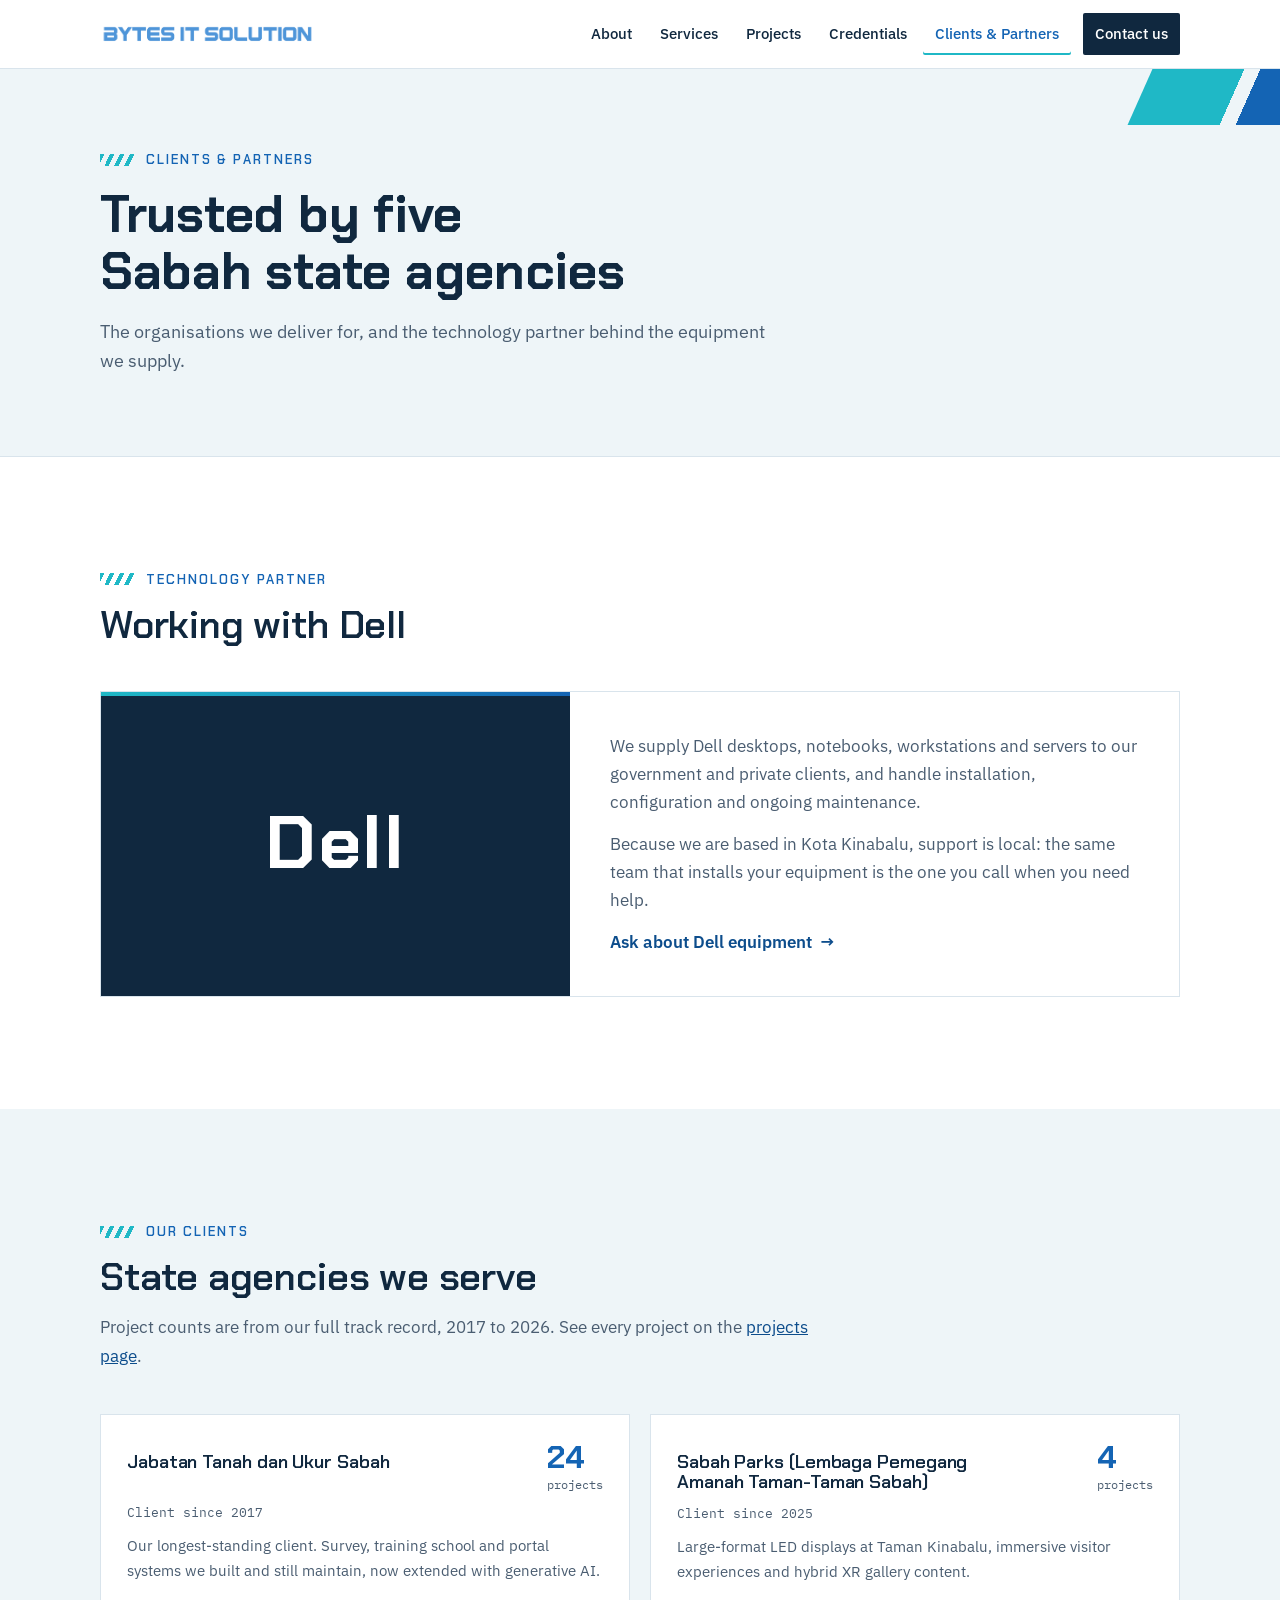
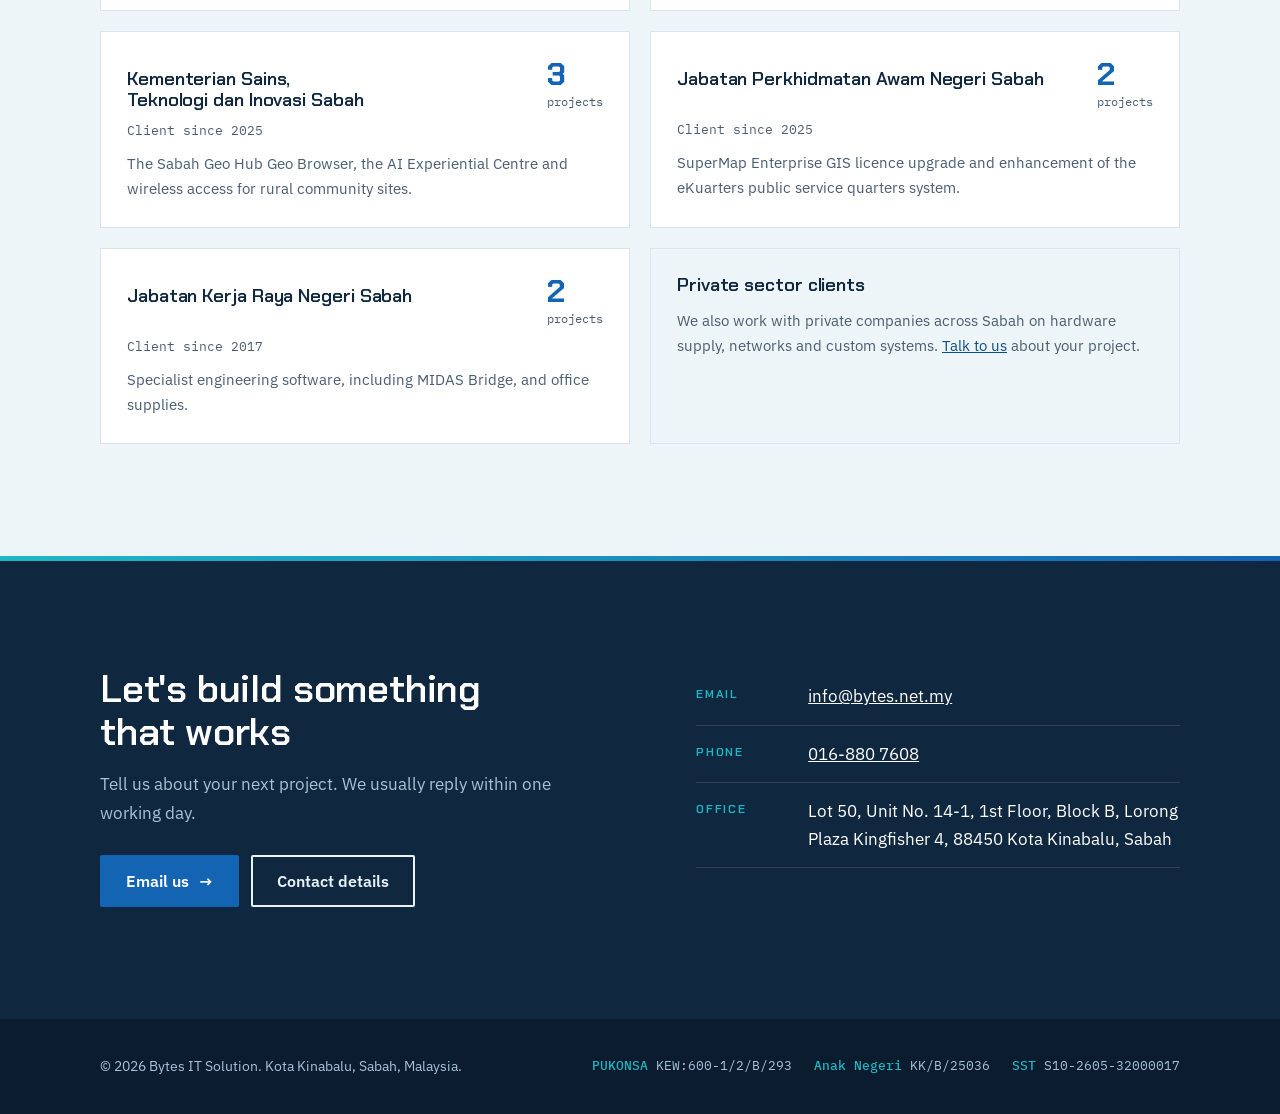
<file: partners.html>
<!doctype html>
<html lang="en">
<head>
<meta charset="utf-8">
<meta name="viewport" content="width=device-width, initial-scale=1, viewport-fit=cover">
<title>Clients &amp; Partners · Bytes IT Solution</title>
<meta name="description" content="Technology partner Dell, and the five Sabah state agencies we serve.">
<meta property="og:title" content="Clients &amp; Partners · Bytes IT Solution">
<meta property="og:description" content="Technology partner Dell, and the five Sabah state agencies we serve.">
<meta property="og:type" content="website">
<meta property="og:url" content="https://bytes.net.my/partners.html">
<link rel="icon" href="assets/logo.png">
<link rel="preconnect" href="https://fonts.googleapis.com">
<link rel="preconnect" href="https://fonts.gstatic.com" crossorigin>
<link rel="stylesheet" href="https://fonts.googleapis.com/css2?family=Chakra+Petch:wght@500;600;700&family=IBM+Plex+Mono:wght@400;500&family=IBM+Plex+Sans:wght@400;500;600&display=swap">
<link rel="stylesheet" href="styles.css">
</head>
<body>

<header class="site-header">
  <nav class="wrap nav" aria-label="Main">
    <a class="brand" href="index.html" aria-label="Bytes IT Solution home"><img src="assets/logo.png" alt="Bytes IT Solution" width="213" height="22"></a>
    <button class="nav-toggle" id="nav-toggle" aria-expanded="false" aria-controls="nav-links">Menu</button>
    <ul class="nav-links" id="nav-links">
      <li><a href="about.html">About</a></li>
      <li><a href="services.html">Services</a></li>
      <li><a href="projects.html">Projects</a></li>
      <li><a href="credentials.html">Credentials</a></li>
      <li><a href="partners.html" aria-current="page">Clients &amp; Partners</a></li>
      <li><a class="nav-cta" href="contact.html">Contact us</a></li>
    </ul>
  </nav>
</header>

<main>
  <section class="page-hero">
    <div class="wrap">
      <span class="eyebrow">Clients &amp; partners</span>
      <h1>Trusted by five Sabah state agencies</h1>
      <p>The organisations we deliver for, and the technology partner behind the equipment we supply.</p>
    </div>
  </section>

  <section class="section">
    <div class="wrap">
      <div class="section-head">
        <span class="eyebrow">Technology partner</span>
        <h2>Working with Dell</h2>
      </div>
      <div class="partner-hero">
        <div class="mark"><span>Dell</span></div>
        <div class="txt">
          <p>We supply Dell desktops, notebooks, workstations and servers to our government and private clients, and handle installation, configuration and ongoing maintenance.</p>
          <p>Because we are based in Kota Kinabalu, support is local: the same team that installs your equipment is the one you call when you need help.</p>
          <a class="text-link" href="mailto:info@bytes.net.my?subject=Dell%20equipment%20enquiry">Ask about Dell equipment <span aria-hidden="true">→</span></a>
        </div>
      </div>
    </div>
  </section>

  <section class="section section-tint">
    <div class="wrap">
      <div class="section-head">
        <span class="eyebrow">Our clients</span>
        <h2>State agencies we serve</h2>
        <p>Project counts are from our full track record, 2017 to 2026. See every project on the <a href="projects.html">projects page</a>.</p>
      </div>
      <div class="client-cards">
        <article class="ccard">
          <div class="head"><h3>Jabatan Tanah dan Ukur Sabah</h3><span class="n">24<small>projects</small></span></div>
          <span class="since">Client since 2017</span>
          <p>Our longest-standing client. Survey, training school and portal systems we built and still maintain, now extended with generative AI.</p>
        </article>
        <article class="ccard">
          <div class="head"><h3>Sabah Parks (Lembaga Pemegang Amanah Taman-Taman Sabah)</h3><span class="n">4<small>projects</small></span></div>
          <span class="since">Client since 2025</span>
          <p>Large-format LED displays at Taman Kinabalu, immersive visitor experiences and hybrid XR gallery content.</p>
        </article>
        <article class="ccard">
          <div class="head"><h3>Kementerian Sains, Teknologi dan Inovasi Sabah</h3><span class="n">3<small>projects</small></span></div>
          <span class="since">Client since 2025</span>
          <p>The Sabah Geo Hub Geo Browser, the AI Experiential Centre and wireless access for rural community sites.</p>
        </article>
        <article class="ccard">
          <div class="head"><h3>Jabatan Perkhidmatan Awam Negeri Sabah</h3><span class="n">2<small>projects</small></span></div>
          <span class="since">Client since 2025</span>
          <p>SuperMap Enterprise GIS licence upgrade and enhancement of the eKuarters public service quarters system.</p>
        </article>
        <article class="ccard">
          <div class="head"><h3>Jabatan Kerja Raya Negeri Sabah</h3><span class="n">2<small>projects</small></span></div>
          <span class="since">Client since 2017</span>
          <p>Specialist engineering software, including MIDAS Bridge, and office supplies.</p>
        </article>
        <article class="ccard" style="background:var(--mist)">
          <h3>Private sector clients</h3>
          <p>We also work with private companies across Sabah on hardware supply, networks and custom systems. <a href="contact.html">Talk to us</a> about your project.</p>
        </article>
      </div>
    </div>
  </section>

  <section class="section contact-band">
    <div class="wrap contact-grid">
      <div>
        <h2>Let's build something that works</h2>
        <p class="lead">Tell us about your next project. We usually reply within one working day.</p>
        <div class="hero-actions">
          <a class="btn btn-primary" href="mailto:info@bytes.net.my?subject=Project%20enquiry">Email us <span class="arrow" aria-hidden="true">→</span></a>
          <a class="btn btn-ghost" href="contact.html">Contact details</a>
        </div>
      </div>
      <dl class="contact-list">
        <div><dt>Email</dt><dd><a href="mailto:info@bytes.net.my">info@bytes.net.my</a></dd></div>
        <div><dt>Phone</dt><dd><a href="tel:+60168807608">016-880 7608</a></dd></div>
        <div><dt>Office</dt><dd>Lot 50, Unit No. 14-1, 1st Floor, Block B, Lorong Plaza Kingfisher 4, 88450 Kota Kinabalu, Sabah</dd></div>
      </dl>
    </div>
  </section>
</main>

<footer class="site-footer">
  <div class="wrap footer-grid">
    <div>© <span id="year">2026</span> Bytes IT Solution. Kota Kinabalu, Sabah, Malaysia.</div>
    <div class="footer-regs">
      <span><b>PUKONSA</b> KEW:600-1/2/B/293</span>
      <span><b>Anak Negeri</b> KK/B/25036</span>
      <span><b>SST</b> S10-2605-32000017</span>
    </div>
  </div>
</footer>

<script>
  var t = document.getElementById('nav-toggle'), l = document.getElementById('nav-links');
  t.addEventListener('click', function () {
    var open = l.classList.toggle('open');
    t.setAttribute('aria-expanded', open ? 'true' : 'false');
    t.textContent = open ? 'Close' : 'Menu';
  });
  document.getElementById('year').textContent = new Date().getFullYear();
</script>
</body>
</html>
</file>
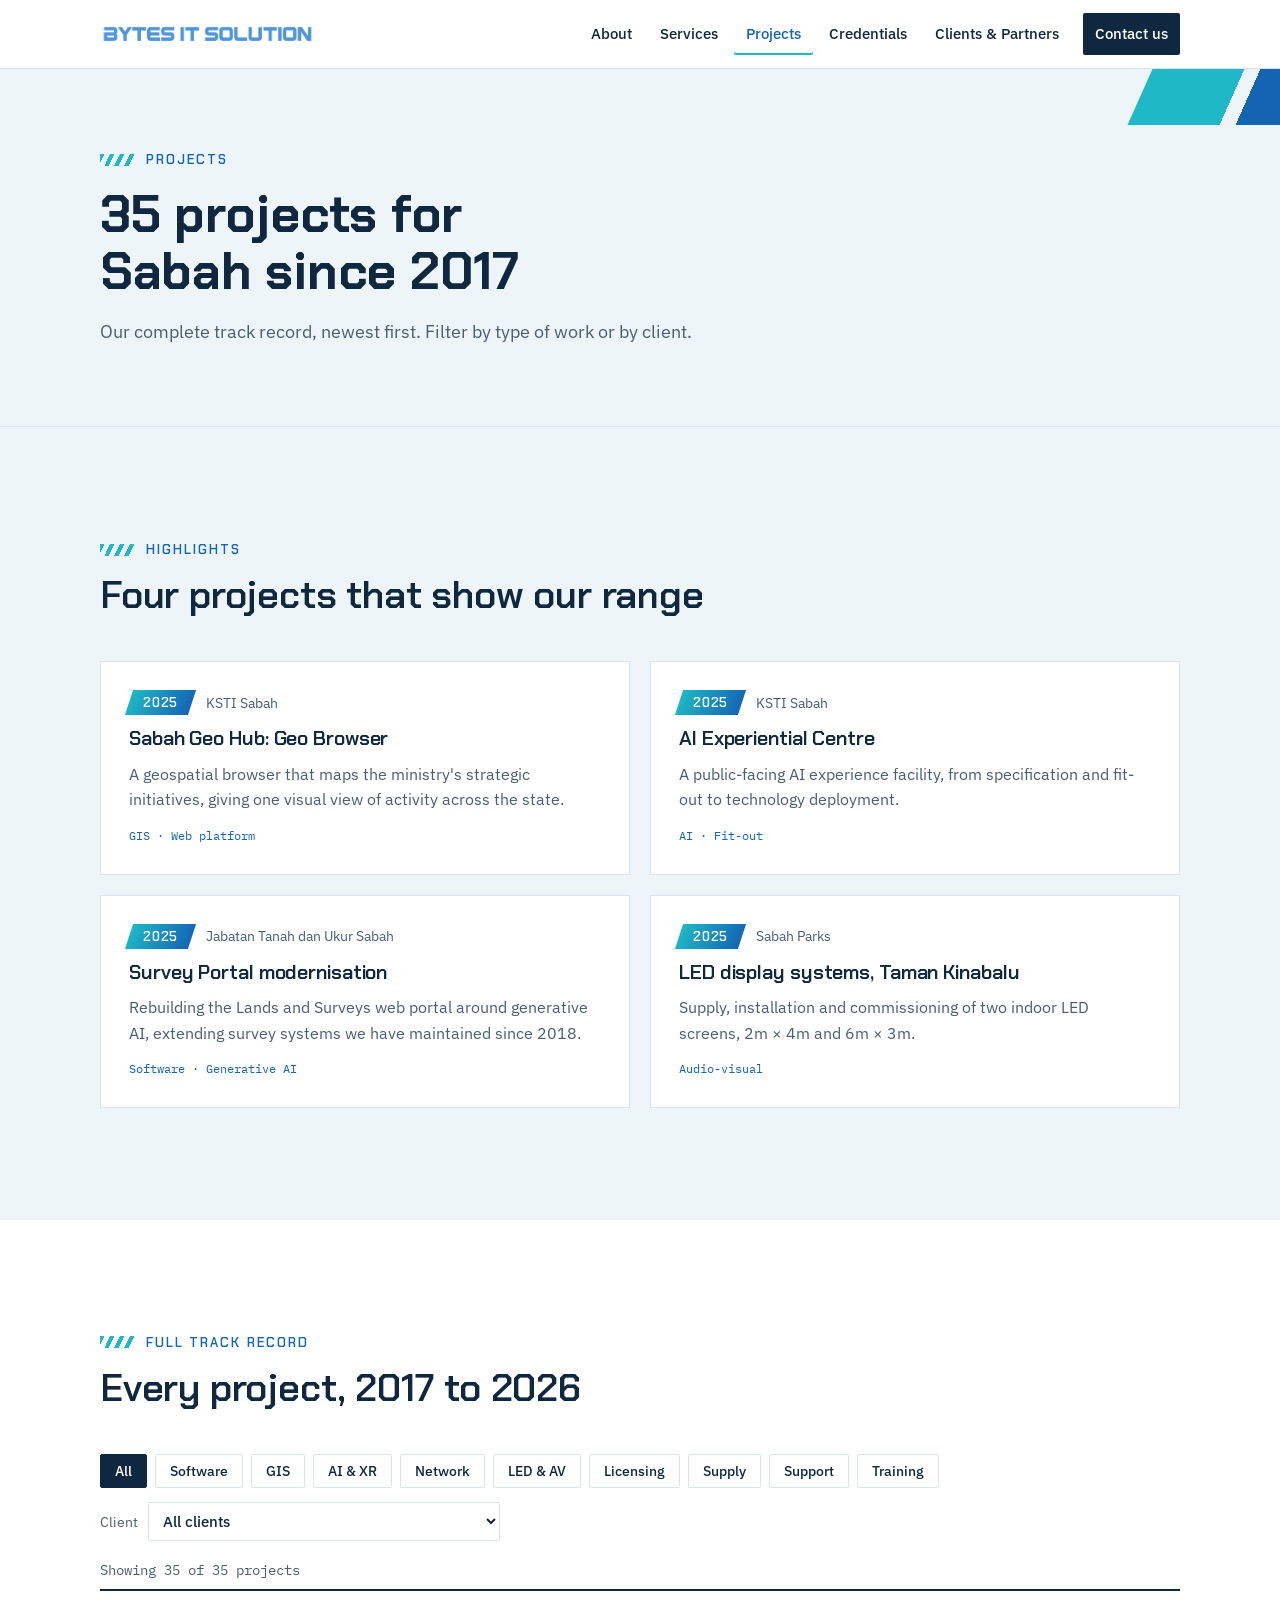
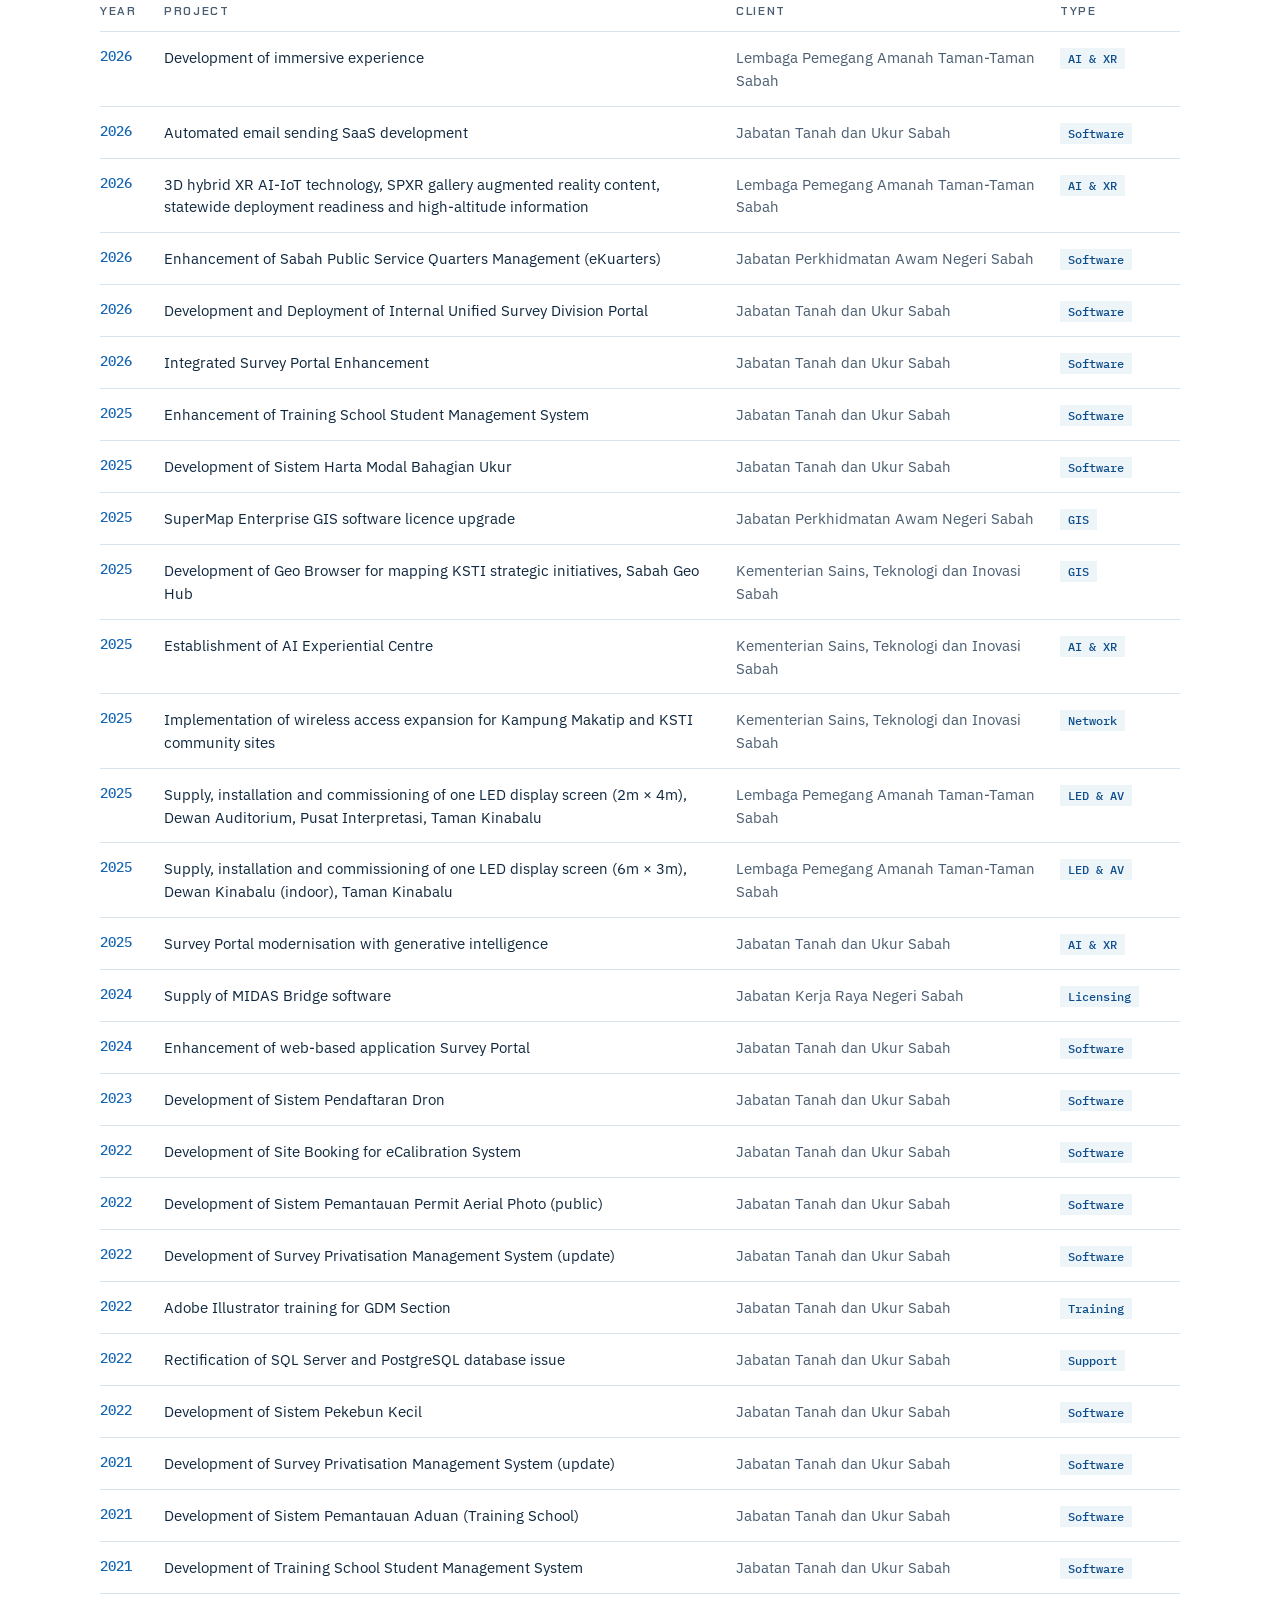
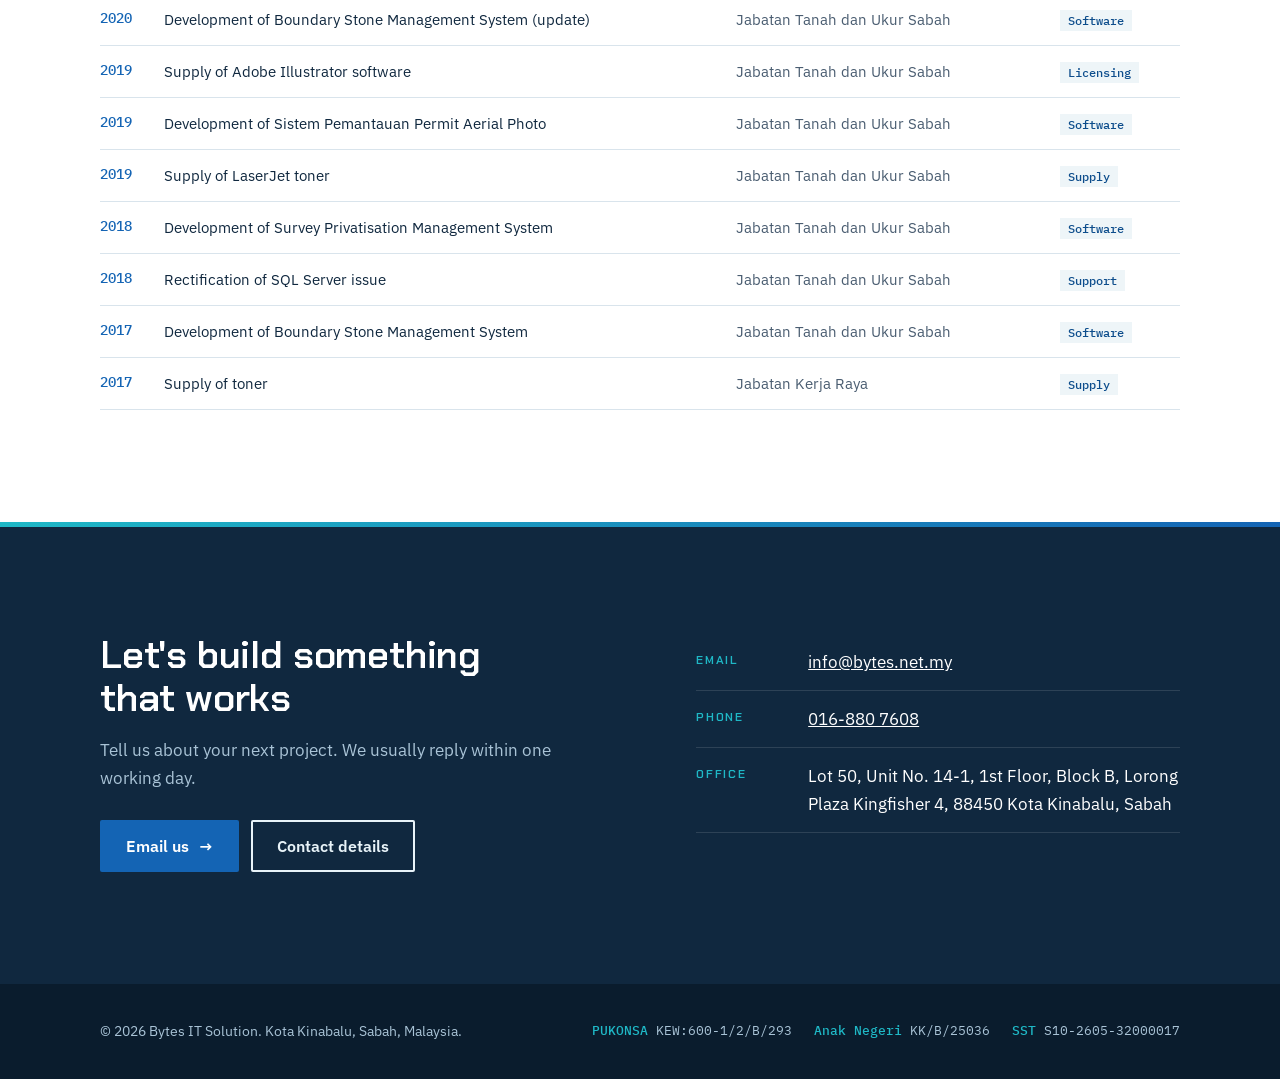
<file: projects.html>
<!doctype html>
<html lang="en">
<head>
<meta charset="utf-8">
<meta name="viewport" content="width=device-width, initial-scale=1, viewport-fit=cover">
<title>Projects · Bytes IT Solution</title>
<meta name="description" content="35 projects delivered for Sabah state agencies since 2017, from survey systems to AI experience centres.">
<meta property="og:title" content="Projects · Bytes IT Solution">
<meta property="og:description" content="35 projects delivered for Sabah state agencies since 2017, from survey systems to AI experience centres.">
<meta property="og:type" content="website">
<meta property="og:url" content="https://bytes.net.my/projects.html">
<link rel="icon" href="assets/logo.png">
<link rel="preconnect" href="https://fonts.googleapis.com">
<link rel="preconnect" href="https://fonts.gstatic.com" crossorigin>
<link rel="stylesheet" href="https://fonts.googleapis.com/css2?family=Chakra+Petch:wght@500;600;700&family=IBM+Plex+Mono:wght@400;500&family=IBM+Plex+Sans:wght@400;500;600&display=swap">
<link rel="stylesheet" href="styles.css">
</head>
<body>

<header class="site-header">
  <nav class="wrap nav" aria-label="Main">
    <a class="brand" href="index.html" aria-label="Bytes IT Solution home"><img src="assets/logo.png" alt="Bytes IT Solution" width="213" height="22"></a>
    <button class="nav-toggle" id="nav-toggle" aria-expanded="false" aria-controls="nav-links">Menu</button>
    <ul class="nav-links" id="nav-links">
      <li><a href="about.html">About</a></li>
      <li><a href="services.html">Services</a></li>
      <li><a href="projects.html" aria-current="page">Projects</a></li>
      <li><a href="credentials.html">Credentials</a></li>
      <li><a href="partners.html">Clients &amp; Partners</a></li>
      <li><a class="nav-cta" href="contact.html">Contact us</a></li>
    </ul>
  </nav>
</header>

<main>
  <section class="page-hero">
    <div class="wrap">
      <span class="eyebrow">Projects</span>
      <h1>35 projects for Sabah since 2017</h1>
      <p>Our complete track record, newest first. Filter by type of work or by client.</p>
    </div>
  </section>

  <section class="section section-tint">
    <div class="wrap">
      <div class="section-head">
        <span class="eyebrow">Highlights</span>
        <h2>Four projects that show our range</h2>
      </div>
      <div class="highlights">
        <article class="hl-card">
          <div class="meta"><span class="tag"><span>2025</span></span><span class="client">KSTI Sabah</span></div>
          <h3>Sabah Geo Hub: Geo Browser</h3>
          <p>A geospatial browser that maps the ministry's strategic initiatives, giving one visual view of activity across the state.</p>
          <span class="kind">GIS · Web platform</span>
        </article>
        <article class="hl-card">
          <div class="meta"><span class="tag"><span>2025</span></span><span class="client">KSTI Sabah</span></div>
          <h3>AI Experiential Centre</h3>
          <p>A public-facing AI experience facility, from specification and fit-out to technology deployment.</p>
          <span class="kind">AI · Fit-out</span>
        </article>
        <article class="hl-card">
          <div class="meta"><span class="tag"><span>2025</span></span><span class="client">Jabatan Tanah dan Ukur Sabah</span></div>
          <h3>Survey Portal modernisation</h3>
          <p>Rebuilding the Lands and Surveys web portal around generative AI, extending survey systems we have maintained since 2018.</p>
          <span class="kind">Software · Generative AI</span>
        </article>
        <article class="hl-card">
          <div class="meta"><span class="tag"><span>2025</span></span><span class="client">Sabah Parks</span></div>
          <h3>LED display systems, Taman Kinabalu</h3>
          <p>Supply, installation and commissioning of two indoor LED screens, 2m × 4m and 6m × 3m.</p>
          <span class="kind">Audio-visual</span>
        </article>
      </div>
    </div>
  </section>

  <section class="section">
    <div class="wrap">
      <div class="section-head">
        <span class="eyebrow">Full track record</span>
        <h2>Every project, 2017 to 2026</h2>
      </div>
      <div class="filters">
        <div class="chips" role="group" aria-label="Filter by type of work">
          <button class="chip" type="button" aria-pressed="true" data-kind="all">All</button>
          <button class="chip" type="button" aria-pressed="false" data-kind="Software">Software</button>
          <button class="chip" type="button" aria-pressed="false" data-kind="GIS">GIS</button>
          <button class="chip" type="button" aria-pressed="false" data-kind="AI &amp; XR">AI &amp; XR</button>
          <button class="chip" type="button" aria-pressed="false" data-kind="Network">Network</button>
          <button class="chip" type="button" aria-pressed="false" data-kind="LED &amp; AV">LED &amp; AV</button>
          <button class="chip" type="button" aria-pressed="false" data-kind="Licensing">Licensing</button>
          <button class="chip" type="button" aria-pressed="false" data-kind="Supply">Supply</button>
          <button class="chip" type="button" aria-pressed="false" data-kind="Support">Support</button>
          <button class="chip" type="button" aria-pressed="false" data-kind="Training">Training</button>
        </div>
        <label class="select-wrap" for="client-filter">Client
          <select id="client-filter">
            <option value="all">All clients</option>
            <option value="Jabatan Tanah dan Ukur Sabah">Jabatan Tanah dan Ukur Sabah</option>
            <option value="Kementerian Sains, Teknologi dan Inovasi Sabah">Kementerian Sains, Teknologi dan Inovasi Sabah</option>
            <option value="Lembaga Pemegang Amanah Taman-Taman Sabah">Lembaga Pemegang Amanah Taman-Taman Sabah</option>
            <option value="Jabatan Perkhidmatan Awam Negeri Sabah">Jabatan Perkhidmatan Awam Negeri Sabah</option>
            <option value="Jabatan Kerja Raya Negeri Sabah">Jabatan Kerja Raya Negeri Sabah</option>
            <option value="Jabatan Kerja Raya">Jabatan Kerja Raya</option>
          </select>
        </label>
      </div>
      <p class="count" id="count" aria-live="polite">Showing 35 of 35 projects</p>
      <div class="table-wrap">
        <table class="projects">
          <thead><tr><th scope="col">Year</th><th scope="col">Project</th><th scope="col">Client</th><th scope="col">Type</th></tr></thead>
          <tbody id="rows">
          <tr data-kind="AI &amp; XR" data-client="Lembaga Pemegang Amanah Taman-Taman Sabah"><td class="y">2026</td><td class="p">Development of immersive experience</td><td class="c">Lembaga Pemegang Amanah Taman-Taman Sabah</td><td class="k"><span class="kind-pill">AI &amp; XR</span></td></tr>
          <tr data-kind="Software" data-client="Jabatan Tanah dan Ukur Sabah"><td class="y">2026</td><td class="p">Automated email sending SaaS development</td><td class="c">Jabatan Tanah dan Ukur Sabah</td><td class="k"><span class="kind-pill">Software</span></td></tr>
          <tr data-kind="AI &amp; XR" data-client="Lembaga Pemegang Amanah Taman-Taman Sabah"><td class="y">2026</td><td class="p">3D hybrid XR AI-IoT technology, SPXR gallery augmented reality content, statewide deployment readiness and high-altitude information</td><td class="c">Lembaga Pemegang Amanah Taman-Taman Sabah</td><td class="k"><span class="kind-pill">AI &amp; XR</span></td></tr>
          <tr data-kind="Software" data-client="Jabatan Perkhidmatan Awam Negeri Sabah"><td class="y">2026</td><td class="p">Enhancement of Sabah Public Service Quarters Management (eKuarters)</td><td class="c">Jabatan Perkhidmatan Awam Negeri Sabah</td><td class="k"><span class="kind-pill">Software</span></td></tr>
          <tr data-kind="Software" data-client="Jabatan Tanah dan Ukur Sabah"><td class="y">2026</td><td class="p">Development and Deployment of Internal Unified Survey Division Portal</td><td class="c">Jabatan Tanah dan Ukur Sabah</td><td class="k"><span class="kind-pill">Software</span></td></tr>
          <tr data-kind="Software" data-client="Jabatan Tanah dan Ukur Sabah"><td class="y">2026</td><td class="p">Integrated Survey Portal Enhancement</td><td class="c">Jabatan Tanah dan Ukur Sabah</td><td class="k"><span class="kind-pill">Software</span></td></tr>
          <tr data-kind="Software" data-client="Jabatan Tanah dan Ukur Sabah"><td class="y">2025</td><td class="p">Enhancement of Training School Student Management System</td><td class="c">Jabatan Tanah dan Ukur Sabah</td><td class="k"><span class="kind-pill">Software</span></td></tr>
          <tr data-kind="Software" data-client="Jabatan Tanah dan Ukur Sabah"><td class="y">2025</td><td class="p">Development of Sistem Harta Modal Bahagian Ukur</td><td class="c">Jabatan Tanah dan Ukur Sabah</td><td class="k"><span class="kind-pill">Software</span></td></tr>
          <tr data-kind="GIS" data-client="Jabatan Perkhidmatan Awam Negeri Sabah"><td class="y">2025</td><td class="p">SuperMap Enterprise GIS software licence upgrade</td><td class="c">Jabatan Perkhidmatan Awam Negeri Sabah</td><td class="k"><span class="kind-pill">GIS</span></td></tr>
          <tr data-kind="GIS" data-client="Kementerian Sains, Teknologi dan Inovasi Sabah"><td class="y">2025</td><td class="p">Development of Geo Browser for mapping KSTI strategic initiatives, Sabah Geo Hub</td><td class="c">Kementerian Sains, Teknologi dan Inovasi Sabah</td><td class="k"><span class="kind-pill">GIS</span></td></tr>
          <tr data-kind="AI &amp; XR" data-client="Kementerian Sains, Teknologi dan Inovasi Sabah"><td class="y">2025</td><td class="p">Establishment of AI Experiential Centre</td><td class="c">Kementerian Sains, Teknologi dan Inovasi Sabah</td><td class="k"><span class="kind-pill">AI &amp; XR</span></td></tr>
          <tr data-kind="Network" data-client="Kementerian Sains, Teknologi dan Inovasi Sabah"><td class="y">2025</td><td class="p">Implementation of wireless access expansion for Kampung Makatip and KSTI community sites</td><td class="c">Kementerian Sains, Teknologi dan Inovasi Sabah</td><td class="k"><span class="kind-pill">Network</span></td></tr>
          <tr data-kind="LED &amp; AV" data-client="Lembaga Pemegang Amanah Taman-Taman Sabah"><td class="y">2025</td><td class="p">Supply, installation and commissioning of one LED display screen (2m × 4m), Dewan Auditorium, Pusat Interpretasi, Taman Kinabalu</td><td class="c">Lembaga Pemegang Amanah Taman-Taman Sabah</td><td class="k"><span class="kind-pill">LED &amp; AV</span></td></tr>
          <tr data-kind="LED &amp; AV" data-client="Lembaga Pemegang Amanah Taman-Taman Sabah"><td class="y">2025</td><td class="p">Supply, installation and commissioning of one LED display screen (6m × 3m), Dewan Kinabalu (indoor), Taman Kinabalu</td><td class="c">Lembaga Pemegang Amanah Taman-Taman Sabah</td><td class="k"><span class="kind-pill">LED &amp; AV</span></td></tr>
          <tr data-kind="AI &amp; XR" data-client="Jabatan Tanah dan Ukur Sabah"><td class="y">2025</td><td class="p">Survey Portal modernisation with generative intelligence</td><td class="c">Jabatan Tanah dan Ukur Sabah</td><td class="k"><span class="kind-pill">AI &amp; XR</span></td></tr>
          <tr data-kind="Licensing" data-client="Jabatan Kerja Raya Negeri Sabah"><td class="y">2024</td><td class="p">Supply of MIDAS Bridge software</td><td class="c">Jabatan Kerja Raya Negeri Sabah</td><td class="k"><span class="kind-pill">Licensing</span></td></tr>
          <tr data-kind="Software" data-client="Jabatan Tanah dan Ukur Sabah"><td class="y">2024</td><td class="p">Enhancement of web-based application Survey Portal</td><td class="c">Jabatan Tanah dan Ukur Sabah</td><td class="k"><span class="kind-pill">Software</span></td></tr>
          <tr data-kind="Software" data-client="Jabatan Tanah dan Ukur Sabah"><td class="y">2023</td><td class="p">Development of Sistem Pendaftaran Dron</td><td class="c">Jabatan Tanah dan Ukur Sabah</td><td class="k"><span class="kind-pill">Software</span></td></tr>
          <tr data-kind="Software" data-client="Jabatan Tanah dan Ukur Sabah"><td class="y">2022</td><td class="p">Development of Site Booking for eCalibration System</td><td class="c">Jabatan Tanah dan Ukur Sabah</td><td class="k"><span class="kind-pill">Software</span></td></tr>
          <tr data-kind="Software" data-client="Jabatan Tanah dan Ukur Sabah"><td class="y">2022</td><td class="p">Development of Sistem Pemantauan Permit Aerial Photo (public)</td><td class="c">Jabatan Tanah dan Ukur Sabah</td><td class="k"><span class="kind-pill">Software</span></td></tr>
          <tr data-kind="Software" data-client="Jabatan Tanah dan Ukur Sabah"><td class="y">2022</td><td class="p">Development of Survey Privatisation Management System (update)</td><td class="c">Jabatan Tanah dan Ukur Sabah</td><td class="k"><span class="kind-pill">Software</span></td></tr>
          <tr data-kind="Training" data-client="Jabatan Tanah dan Ukur Sabah"><td class="y">2022</td><td class="p">Adobe Illustrator training for GDM Section</td><td class="c">Jabatan Tanah dan Ukur Sabah</td><td class="k"><span class="kind-pill">Training</span></td></tr>
          <tr data-kind="Support" data-client="Jabatan Tanah dan Ukur Sabah"><td class="y">2022</td><td class="p">Rectification of SQL Server and PostgreSQL database issue</td><td class="c">Jabatan Tanah dan Ukur Sabah</td><td class="k"><span class="kind-pill">Support</span></td></tr>
          <tr data-kind="Software" data-client="Jabatan Tanah dan Ukur Sabah"><td class="y">2022</td><td class="p">Development of Sistem Pekebun Kecil</td><td class="c">Jabatan Tanah dan Ukur Sabah</td><td class="k"><span class="kind-pill">Software</span></td></tr>
          <tr data-kind="Software" data-client="Jabatan Tanah dan Ukur Sabah"><td class="y">2021</td><td class="p">Development of Survey Privatisation Management System (update)</td><td class="c">Jabatan Tanah dan Ukur Sabah</td><td class="k"><span class="kind-pill">Software</span></td></tr>
          <tr data-kind="Software" data-client="Jabatan Tanah dan Ukur Sabah"><td class="y">2021</td><td class="p">Development of Sistem Pemantauan Aduan (Training School)</td><td class="c">Jabatan Tanah dan Ukur Sabah</td><td class="k"><span class="kind-pill">Software</span></td></tr>
          <tr data-kind="Software" data-client="Jabatan Tanah dan Ukur Sabah"><td class="y">2021</td><td class="p">Development of Training School Student Management System</td><td class="c">Jabatan Tanah dan Ukur Sabah</td><td class="k"><span class="kind-pill">Software</span></td></tr>
          <tr data-kind="Software" data-client="Jabatan Tanah dan Ukur Sabah"><td class="y">2020</td><td class="p">Development of Boundary Stone Management System (update)</td><td class="c">Jabatan Tanah dan Ukur Sabah</td><td class="k"><span class="kind-pill">Software</span></td></tr>
          <tr data-kind="Licensing" data-client="Jabatan Tanah dan Ukur Sabah"><td class="y">2019</td><td class="p">Supply of Adobe Illustrator software</td><td class="c">Jabatan Tanah dan Ukur Sabah</td><td class="k"><span class="kind-pill">Licensing</span></td></tr>
          <tr data-kind="Software" data-client="Jabatan Tanah dan Ukur Sabah"><td class="y">2019</td><td class="p">Development of Sistem Pemantauan Permit Aerial Photo</td><td class="c">Jabatan Tanah dan Ukur Sabah</td><td class="k"><span class="kind-pill">Software</span></td></tr>
          <tr data-kind="Supply" data-client="Jabatan Tanah dan Ukur Sabah"><td class="y">2019</td><td class="p">Supply of LaserJet toner</td><td class="c">Jabatan Tanah dan Ukur Sabah</td><td class="k"><span class="kind-pill">Supply</span></td></tr>
          <tr data-kind="Software" data-client="Jabatan Tanah dan Ukur Sabah"><td class="y">2018</td><td class="p">Development of Survey Privatisation Management System</td><td class="c">Jabatan Tanah dan Ukur Sabah</td><td class="k"><span class="kind-pill">Software</span></td></tr>
          <tr data-kind="Support" data-client="Jabatan Tanah dan Ukur Sabah"><td class="y">2018</td><td class="p">Rectification of SQL Server issue</td><td class="c">Jabatan Tanah dan Ukur Sabah</td><td class="k"><span class="kind-pill">Support</span></td></tr>
          <tr data-kind="Software" data-client="Jabatan Tanah dan Ukur Sabah"><td class="y">2017</td><td class="p">Development of Boundary Stone Management System</td><td class="c">Jabatan Tanah dan Ukur Sabah</td><td class="k"><span class="kind-pill">Software</span></td></tr>
          <tr data-kind="Supply" data-client="Jabatan Kerja Raya"><td class="y">2017</td><td class="p">Supply of toner</td><td class="c">Jabatan Kerja Raya</td><td class="k"><span class="kind-pill">Supply</span></td></tr>
          </tbody>
        </table>
        <p class="empty" id="empty" hidden>No projects match these filters. <button class="chip" type="button" id="reset">Show all projects</button></p>
      </div>
    </div>
  </section>

  <section class="section contact-band">
    <div class="wrap contact-grid">
      <div>
        <h2>Let's build something that works</h2>
        <p class="lead">Tell us about your next project. We usually reply within one working day.</p>
        <div class="hero-actions">
          <a class="btn btn-primary" href="mailto:info@bytes.net.my?subject=Project%20enquiry">Email us <span class="arrow" aria-hidden="true">→</span></a>
          <a class="btn btn-ghost" href="contact.html">Contact details</a>
        </div>
      </div>
      <dl class="contact-list">
        <div><dt>Email</dt><dd><a href="mailto:info@bytes.net.my">info@bytes.net.my</a></dd></div>
        <div><dt>Phone</dt><dd><a href="tel:+60168807608">016-880 7608</a></dd></div>
        <div><dt>Office</dt><dd>Lot 50, Unit No. 14-1, 1st Floor, Block B, Lorong Plaza Kingfisher 4, 88450 Kota Kinabalu, Sabah</dd></div>
      </dl>
    </div>
  </section>
</main>

<footer class="site-footer">
  <div class="wrap footer-grid">
    <div>© <span id="year">2026</span> Bytes IT Solution. Kota Kinabalu, Sabah, Malaysia.</div>
    <div class="footer-regs">
      <span><b>PUKONSA</b> KEW:600-1/2/B/293</span>
      <span><b>Anak Negeri</b> KK/B/25036</span>
      <span><b>SST</b> S10-2605-32000017</span>
    </div>
  </div>
</footer>

<script>
  var t = document.getElementById('nav-toggle'), l = document.getElementById('nav-links');
  t.addEventListener('click', function () {
    var open = l.classList.toggle('open');
    t.setAttribute('aria-expanded', open ? 'true' : 'false');
    t.textContent = open ? 'Close' : 'Menu';
  });
  document.getElementById('year').textContent = new Date().getFullYear();
  (function () {
    var kind = 'all', client = 'all';
    var chips = document.querySelectorAll('.chip[data-kind]');
    var sel = document.getElementById('client-filter');
    var rows = document.querySelectorAll('#rows tr');
    function apply() {
      var n = 0;
      rows.forEach(function (r) {
        var ok = (kind === 'all' || r.dataset.kind === kind) && (client === 'all' || r.dataset.client === client);
        r.hidden = !ok; if (ok) n++;
      });
      document.getElementById('count').textContent = 'Showing ' + n + ' of ' + rows.length + ' projects';
      document.getElementById('empty').hidden = n > 0;
    }
    chips.forEach(function (c) {
      c.addEventListener('click', function () {
        kind = c.dataset.kind;
        chips.forEach(function (x) { x.setAttribute('aria-pressed', x === c ? 'true' : 'false'); });
        apply();
      });
    });
    sel.addEventListener('change', function () { client = sel.value; apply(); });
    document.getElementById('reset').addEventListener('click', function () {
      kind = 'all'; client = 'all'; sel.value = 'all';
      chips.forEach(function (x) { x.setAttribute('aria-pressed', x.dataset.kind === 'all' ? 'true' : 'false'); });
      apply();
    });
  })();
</script>
</body>
</html>
</file>
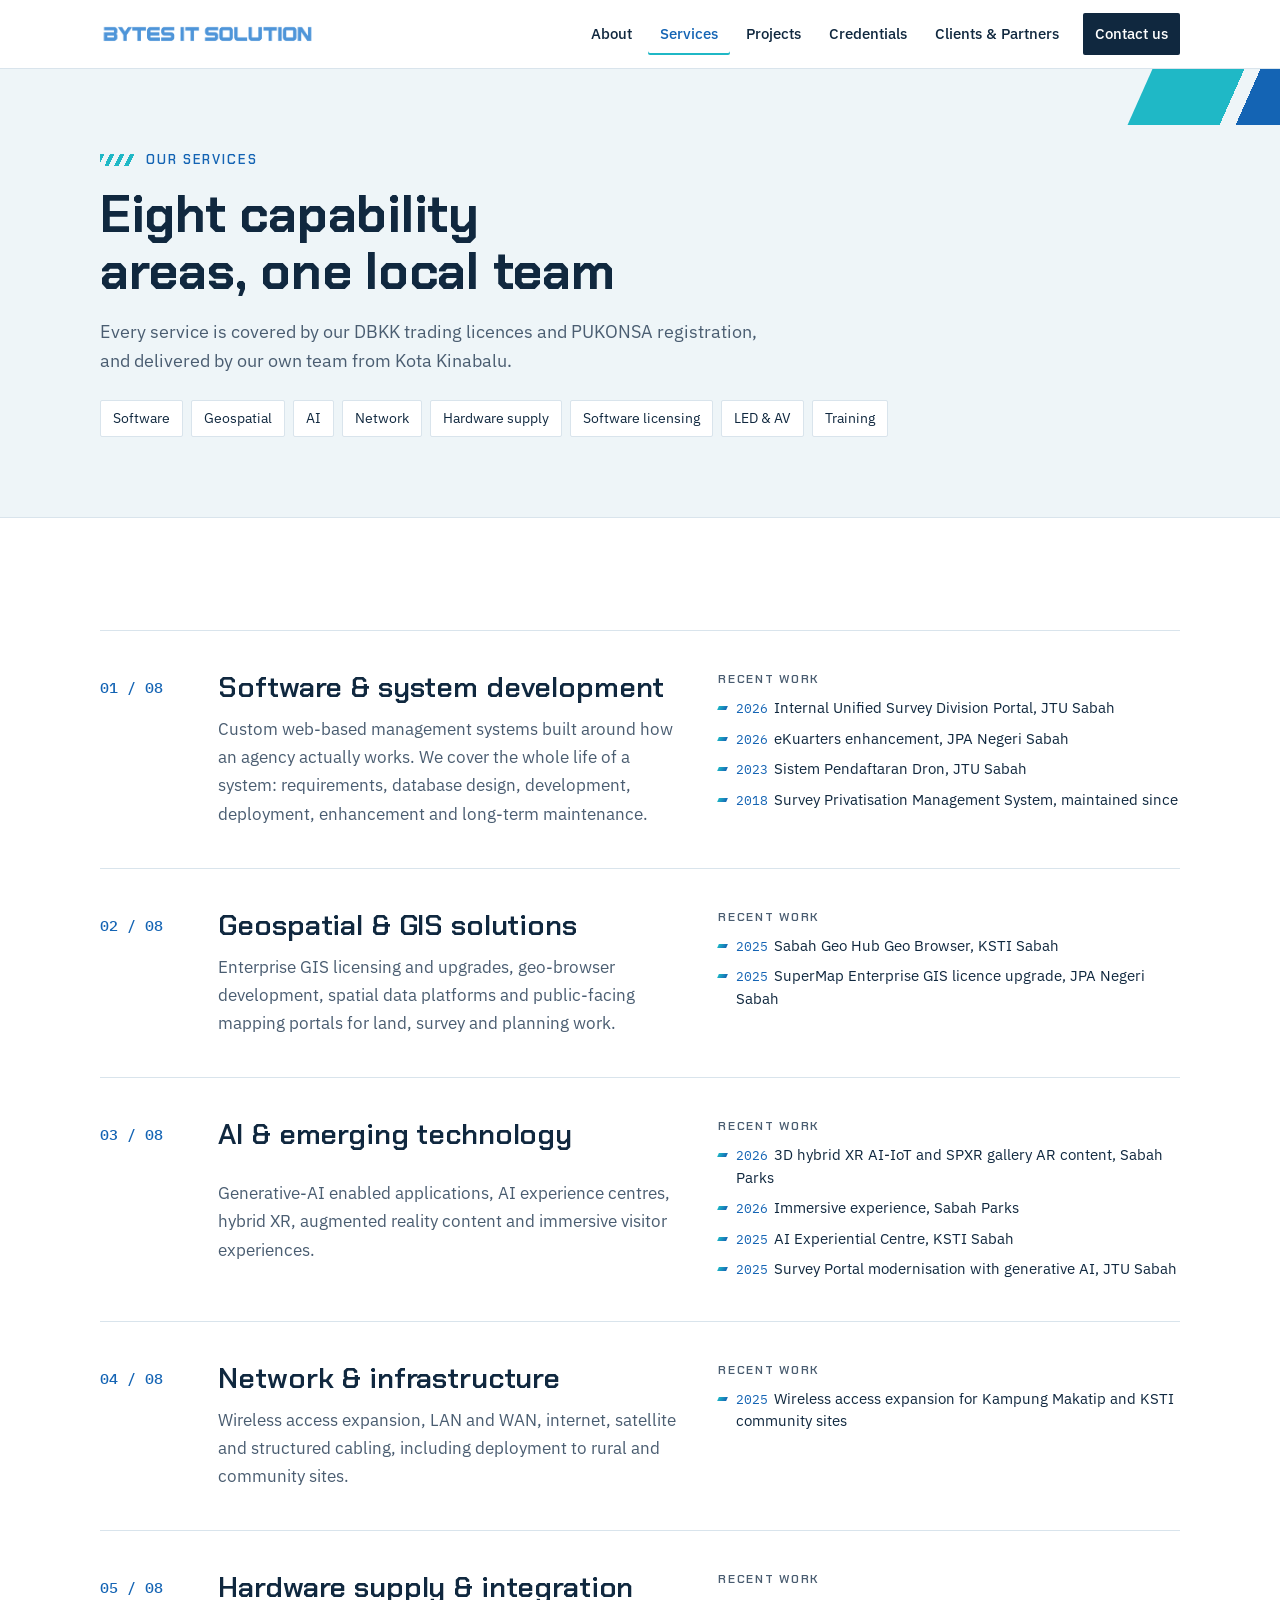
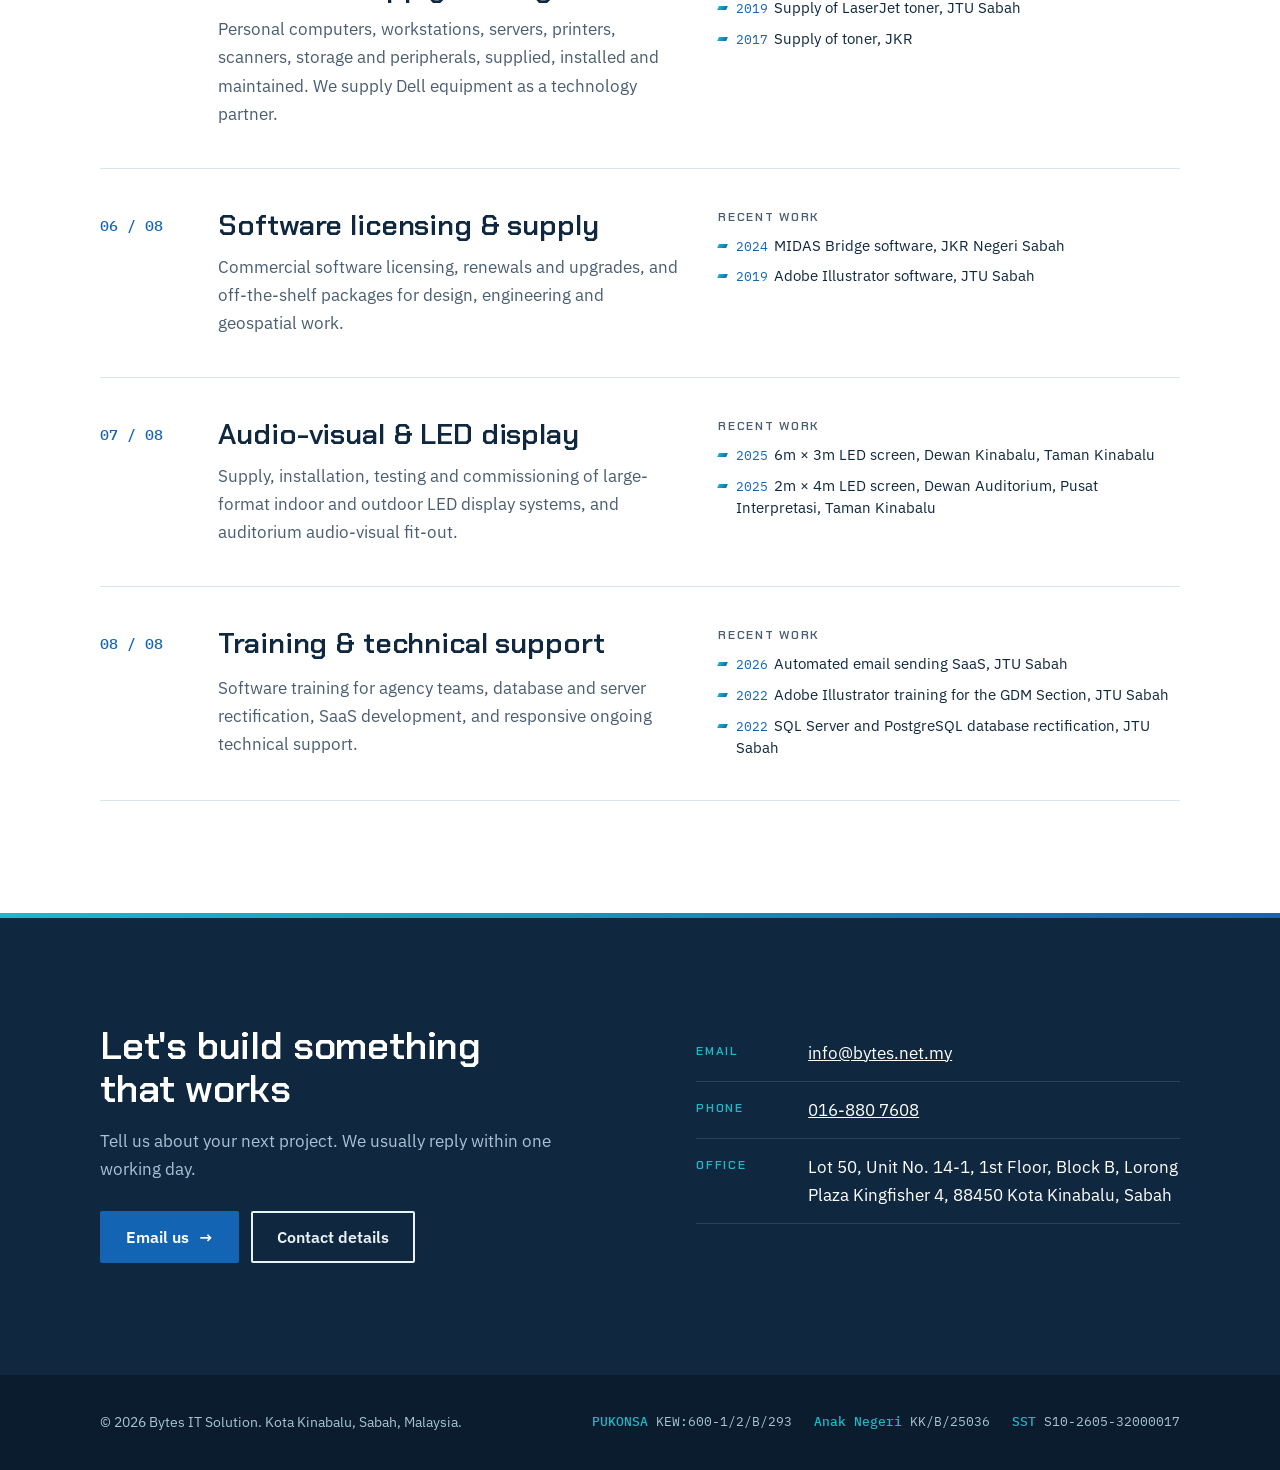
<file: services.html>
<!doctype html>
<html lang="en">
<head>
<meta charset="utf-8">
<meta name="viewport" content="width=device-width, initial-scale=1, viewport-fit=cover">
<title>Services · Bytes IT Solution</title>
<meta name="description" content="Software, GIS, AI and XR, networks, hardware, licensing, LED displays, training and support for Sabah&#x27;s public and private sectors.">
<meta property="og:title" content="Services · Bytes IT Solution">
<meta property="og:description" content="Software, GIS, AI and XR, networks, hardware, licensing, LED displays, training and support for Sabah&#x27;s public and private sectors.">
<meta property="og:type" content="website">
<meta property="og:url" content="https://bytes.net.my/services.html">
<link rel="icon" href="assets/logo.png">
<link rel="preconnect" href="https://fonts.googleapis.com">
<link rel="preconnect" href="https://fonts.gstatic.com" crossorigin>
<link rel="stylesheet" href="https://fonts.googleapis.com/css2?family=Chakra+Petch:wght@500;600;700&family=IBM+Plex+Mono:wght@400;500&family=IBM+Plex+Sans:wght@400;500;600&display=swap">
<link rel="stylesheet" href="styles.css">
</head>
<body>

<header class="site-header">
  <nav class="wrap nav" aria-label="Main">
    <a class="brand" href="index.html" aria-label="Bytes IT Solution home"><img src="assets/logo.png" alt="Bytes IT Solution" width="213" height="22"></a>
    <button class="nav-toggle" id="nav-toggle" aria-expanded="false" aria-controls="nav-links">Menu</button>
    <ul class="nav-links" id="nav-links">
      <li><a href="about.html">About</a></li>
      <li><a href="services.html" aria-current="page">Services</a></li>
      <li><a href="projects.html">Projects</a></li>
      <li><a href="credentials.html">Credentials</a></li>
      <li><a href="partners.html">Clients &amp; Partners</a></li>
      <li><a class="nav-cta" href="contact.html">Contact us</a></li>
    </ul>
  </nav>
</header>

<main>
  <section class="page-hero">
    <div class="wrap">
      <span class="eyebrow">Our services</span>
      <h1>Eight capability areas, one local team</h1>
      <p>Every service is covered by our DBKK trading licences and PUKONSA registration, and delivered by our own team from Kota Kinabalu.</p>
      <nav class="jump" aria-label="Jump to a service">
        <a href="#software">Software</a>
        <a href="#gis">Geospatial</a>
        <a href="#ai">AI</a>
        <a href="#network">Network</a>
        <a href="#hardware">Hardware supply</a>
        <a href="#licensing">Software licensing</a>
        <a href="#av">LED &amp; AV</a>
        <a href="#support">Training</a>
      </nav>
    </div>
  </section>

  <section class="section">
    <div class="wrap">
      <div class="svc-list">
      <article class="svc" id="software">
        <span class="idx">01 / 08</span>
        <div class="desc"><h2 style="font-size:clamp(1.4rem,2.4vw,1.8rem)">Software &amp; system development</h2><p>Custom web-based management systems built around how an agency actually works. We cover the whole life of a system: requirements, database design, development, deployment, enhancement and long-term maintenance.</p></div>
        <div class="work">
          <h4>Recent work</h4>
          <ul>
            <li><span class="yr">2026</span>Internal Unified Survey Division Portal, JTU Sabah</li>
            <li><span class="yr">2026</span>eKuarters enhancement, JPA Negeri Sabah</li>
            <li><span class="yr">2023</span>Sistem Pendaftaran Dron, JTU Sabah</li>
            <li><span class="yr">2018</span>Survey Privatisation Management System, maintained since</li>
          </ul>
        </div>
      </article>
      <article class="svc" id="gis">
        <span class="idx">02 / 08</span>
        <div class="desc"><h2 style="font-size:clamp(1.4rem,2.4vw,1.8rem)">Geospatial &amp; GIS solutions</h2><p>Enterprise GIS licensing and upgrades, geo-browser development, spatial data platforms and public-facing mapping portals for land, survey and planning work.</p></div>
        <div class="work">
          <h4>Recent work</h4>
          <ul>
            <li><span class="yr">2025</span>Sabah Geo Hub Geo Browser, KSTI Sabah</li>
            <li><span class="yr">2025</span>SuperMap Enterprise GIS licence upgrade, JPA Negeri Sabah</li>
          </ul>
        </div>
      </article>
      <article class="svc" id="ai">
        <span class="idx">03 / 08</span>
        <div class="desc"><h2 style="font-size:clamp(1.4rem,2.4vw,1.8rem)">AI &amp; emerging technology</h2><p>Generative-AI enabled applications, AI experience centres, hybrid XR, augmented reality content and immersive visitor experiences.</p></div>
        <div class="work">
          <h4>Recent work</h4>
          <ul>
            <li><span class="yr">2026</span>3D hybrid XR AI-IoT and SPXR gallery AR content, Sabah Parks</li>
            <li><span class="yr">2026</span>Immersive experience, Sabah Parks</li>
            <li><span class="yr">2025</span>AI Experiential Centre, KSTI Sabah</li>
            <li><span class="yr">2025</span>Survey Portal modernisation with generative AI, JTU Sabah</li>
          </ul>
        </div>
      </article>
      <article class="svc" id="network">
        <span class="idx">04 / 08</span>
        <div class="desc"><h2 style="font-size:clamp(1.4rem,2.4vw,1.8rem)">Network &amp; infrastructure</h2><p>Wireless access expansion, LAN and WAN, internet, satellite and structured cabling, including deployment to rural and community sites.</p></div>
        <div class="work">
          <h4>Recent work</h4>
          <ul>
            <li><span class="yr">2025</span>Wireless access expansion for Kampung Makatip and KSTI community sites</li>
          </ul>
        </div>
      </article>
      <article class="svc" id="hardware">
        <span class="idx">05 / 08</span>
        <div class="desc"><h2 style="font-size:clamp(1.4rem,2.4vw,1.8rem)">Hardware supply &amp; integration</h2><p>Personal computers, workstations, servers, printers, scanners, storage and peripherals, supplied, installed and maintained. We supply Dell equipment as a technology partner.</p></div>
        <div class="work">
          <h4>Recent work</h4>
          <ul>
            <li><span class="yr">2019</span>Supply of LaserJet toner, JTU Sabah</li>
            <li><span class="yr">2017</span>Supply of toner, JKR</li>
          </ul>
        </div>
      </article>
      <article class="svc" id="licensing">
        <span class="idx">06 / 08</span>
        <div class="desc"><h2 style="font-size:clamp(1.4rem,2.4vw,1.8rem)">Software licensing &amp; supply</h2><p>Commercial software licensing, renewals and upgrades, and off-the-shelf packages for design, engineering and geospatial work.</p></div>
        <div class="work">
          <h4>Recent work</h4>
          <ul>
            <li><span class="yr">2024</span>MIDAS Bridge software, JKR Negeri Sabah</li>
            <li><span class="yr">2019</span>Adobe Illustrator software, JTU Sabah</li>
          </ul>
        </div>
      </article>
      <article class="svc" id="av">
        <span class="idx">07 / 08</span>
        <div class="desc"><h2 style="font-size:clamp(1.4rem,2.4vw,1.8rem)">Audio-visual &amp; LED display</h2><p>Supply, installation, testing and commissioning of large-format indoor and outdoor LED display systems, and auditorium audio-visual fit-out.</p></div>
        <div class="work">
          <h4>Recent work</h4>
          <ul>
            <li><span class="yr">2025</span>6m × 3m LED screen, Dewan Kinabalu, Taman Kinabalu</li>
            <li><span class="yr">2025</span>2m × 4m LED screen, Dewan Auditorium, Pusat Interpretasi, Taman Kinabalu</li>
          </ul>
        </div>
      </article>
      <article class="svc" id="support">
        <span class="idx">08 / 08</span>
        <div class="desc"><h2 style="font-size:clamp(1.4rem,2.4vw,1.8rem)">Training &amp; technical support</h2><p>Software training for agency teams, database and server rectification, SaaS development, and responsive ongoing technical support.</p></div>
        <div class="work">
          <h4>Recent work</h4>
          <ul>
            <li><span class="yr">2026</span>Automated email sending SaaS, JTU Sabah</li>
            <li><span class="yr">2022</span>Adobe Illustrator training for the GDM Section, JTU Sabah</li>
            <li><span class="yr">2022</span>SQL Server and PostgreSQL database rectification, JTU Sabah</li>
          </ul>
        </div>
      </article>
      </div>
    </div>
  </section>

  <section class="section contact-band">
    <div class="wrap contact-grid">
      <div>
        <h2>Let's build something that works</h2>
        <p class="lead">Tell us about your next project. We usually reply within one working day.</p>
        <div class="hero-actions">
          <a class="btn btn-primary" href="mailto:info@bytes.net.my?subject=Project%20enquiry">Email us <span class="arrow" aria-hidden="true">→</span></a>
          <a class="btn btn-ghost" href="contact.html">Contact details</a>
        </div>
      </div>
      <dl class="contact-list">
        <div><dt>Email</dt><dd><a href="mailto:info@bytes.net.my">info@bytes.net.my</a></dd></div>
        <div><dt>Phone</dt><dd><a href="tel:+60168807608">016-880 7608</a></dd></div>
        <div><dt>Office</dt><dd>Lot 50, Unit No. 14-1, 1st Floor, Block B, Lorong Plaza Kingfisher 4, 88450 Kota Kinabalu, Sabah</dd></div>
      </dl>
    </div>
  </section>
</main>

<footer class="site-footer">
  <div class="wrap footer-grid">
    <div>© <span id="year">2026</span> Bytes IT Solution. Kota Kinabalu, Sabah, Malaysia.</div>
    <div class="footer-regs">
      <span><b>PUKONSA</b> KEW:600-1/2/B/293</span>
      <span><b>Anak Negeri</b> KK/B/25036</span>
      <span><b>SST</b> S10-2605-32000017</span>
    </div>
  </div>
</footer>

<script>
  var t = document.getElementById('nav-toggle'), l = document.getElementById('nav-links');
  t.addEventListener('click', function () {
    var open = l.classList.toggle('open');
    t.setAttribute('aria-expanded', open ? 'true' : 'false');
    t.textContent = open ? 'Close' : 'Menu';
  });
  document.getElementById('year').textContent = new Date().getFullYear();
</script>
</body>
</html>
</file>
<file: styles.css>
/* Bytes IT Solution — shared stylesheet
   Layout concept: a clean government-procurement feel — white ground, navy ink,
   brand teal→blue used only for slanted "parallelogram" accents taken from the logo
   and company profile. Registration codes set in mono as real content. */
:root {
  --ink: #10283f;          /* navy text + dark panels */
  --ink-soft: #4a5d71;     /* secondary text */
  --line: #d9e4ec;         /* hairlines */
  --ground: #ffffff;       /* page */
  --mist: #eef5f8;         /* tinted panels */
  --teal: #1fb8c6;         /* brand teal */
  --blue: #1464b4;         /* brand blue */
  --blue-deep: #0d4d8c;    /* hover / text on light */
  --on-dark: #e8f3f8;
  --on-dark-soft: #a9c3d6;

  --f-display: "Chakra Petch", "Rajdhani", "Segoe UI", system-ui, sans-serif;
  --f-body: "IBM Plex Sans", "Segoe UI", system-ui, -apple-system, sans-serif;
  --f-mono: "IBM Plex Mono", ui-monospace, "SFMono-Regular", Consolas, monospace;

  --grad: linear-gradient(100deg, var(--teal), var(--blue));
  --max: 1160px;
  --gutter: clamp(16px, 4vw, 40px);
  color-scheme: light;
}

*, *::before, *::after { box-sizing: border-box; }
html { scroll-behavior: smooth; }
@media (prefers-reduced-motion: reduce) { html { scroll-behavior: auto; } * { transition: none !important; } }

body {
  margin: 0;
  background: var(--ground);
  color: var(--ink);
  font-family: var(--f-body);
  font-size: 1.0625rem;
  line-height: 1.65;
  -webkit-font-smoothing: antialiased;
}
img { max-width: 100%; display: block; }
a { color: var(--blue-deep); }
a:focus-visible, button:focus-visible { outline: 3px solid var(--teal); outline-offset: 3px; border-radius: 2px; }

h1, h2, h3 { font-family: var(--f-display); font-weight: 600; line-height: 1.12; margin: 0; text-wrap: balance; letter-spacing: -0.005em; }
h1 { font-size: clamp(2.2rem, 5.2vw, 3.9rem); font-weight: 700; }
h2 { font-size: clamp(1.7rem, 3.2vw, 2.4rem); }
h3 { font-size: 1.25rem; }
p { margin: 0; }

.wrap { max-width: var(--max); margin: 0 auto; padding-inline: var(--gutter); }

/* Eyebrow: slanted //// marks from the brochure + uppercase label */
.eyebrow {
  display: inline-flex; align-items: center; gap: 12px;
  font-family: var(--f-display); font-weight: 600; font-size: 0.8rem;
  letter-spacing: 0.16em; text-transform: uppercase; color: var(--blue);
}
.eyebrow::before {
  content: ""; width: 34px; height: 12px; flex: none;
  background: repeating-linear-gradient(115deg, var(--teal) 0 4px, transparent 4px 9px);
}
.section-head { display: grid; gap: 14px; max-width: 46rem; margin-bottom: clamp(28px, 4vw, 44px); }
.section-head p { color: var(--ink-soft); }

/* ---------- Header ---------- */
.site-header {
  position: sticky; top: env(safe-area-inset-top, 0px); z-index: 20;
  background: rgba(255,255,255,0.94);
  backdrop-filter: saturate(1.4) blur(8px);
  border-bottom: 1px solid var(--line);
}
.nav { display: flex; align-items: center; justify-content: space-between; gap: 20px; min-height: 68px; }
.brand img { height: 22px; width: auto; }
.nav-links { display: flex; gap: 4px; list-style: none; margin: 0; padding: 0; }
.nav-links a {
  display: block; padding: 8px 12px; text-decoration: none; color: var(--ink);
  font-weight: 500; font-size: 0.95rem; border-radius: 2px;
}
.nav-links a:hover { color: var(--blue); }
.nav-links a[aria-current="page"] { color: var(--blue); box-shadow: inset 0 -2px 0 var(--teal); }
.nav-links .nav-cta { background: var(--ink); color: #fff; margin-left: 8px; }
.nav-links .nav-cta:hover { background: var(--blue); color: #fff; }
.nav-toggle {
  display: none; background: none; border: 1px solid var(--line); color: var(--ink);
  font: 600 0.9rem var(--f-body); padding: 8px 14px; cursor: pointer; border-radius: 2px;
}
@media (max-width: 900px) {
  .nav-toggle { display: block; }
  .nav-links {
    display: none; position: absolute; left: 0; right: 0; top: 100%;
    flex-direction: column; gap: 0; background: #fff; border-bottom: 1px solid var(--line);
    padding: 8px var(--gutter) 16px;
  }
  .nav-links.open { display: flex; }
  .nav-links a { padding: 12px 4px; border-bottom: 1px solid var(--line); }
  .nav-links .nav-cta { margin: 12px 0 0; text-align: center; border: 0; }
}

/* ---------- Buttons ---------- */
.btn {
  display: inline-flex; align-items: center; gap: 10px;
  padding: 14px 24px; font: 600 1rem var(--f-body); text-decoration: none;
  border: 2px solid transparent; border-radius: 2px; cursor: pointer; transition: background .2s, color .2s, border-color .2s;
}
.btn-primary { background: var(--blue); color: #fff; }
.btn-primary:hover { background: var(--blue-deep); }
.btn-ghost { border-color: var(--ink); color: var(--ink); }
.btn-ghost:hover { background: var(--ink); color: #fff; }
.btn .arrow { transition: transform .2s; }
.btn:hover .arrow { transform: translateX(3px); }

/* ---------- Hero ---------- */
.hero { position: relative; overflow: hidden; padding-block: clamp(48px, 8vw, 96px) clamp(56px, 8vw, 104px); }
.hero::after { /* slanted brand blocks, echoing the profile cover */
  content: ""; position: absolute; top: 0; right: -60px; width: 240px; height: 70px;
  background: linear-gradient(90deg, var(--teal) 0 46%, transparent 46% 54%, var(--blue) 54%);
  transform: skewX(-24deg); opacity: 0.9;
}
.hero-grid { display: grid; grid-template-columns: 1.25fr 1fr; gap: clamp(32px, 5vw, 64px); align-items: center; }
.hero-copy { display: grid; gap: 22px; min-width: 0; }
.hero-copy h1 .hl { background: var(--grad); -webkit-background-clip: text; background-clip: text; color: transparent; }
.hero-copy .lead { font-size: 1.15rem; color: var(--ink-soft); max-width: 36rem; }
.hero-actions { display: flex; flex-wrap: wrap; gap: 12px; margin-top: 6px; }

/* Registration card: the real procurement credentials, shown as a document */
.reg-card {
  position: relative; background: var(--ink); color: var(--on-dark);
  padding: 28px 28px 24px; min-width: 0;
  clip-path: polygon(0 0, calc(100% - 34px) 0, 100% 34px, 100% 100%, 34px 100%, 0 calc(100% - 34px));
}
.reg-card::before { content: ""; position: absolute; inset: 0 0 auto 0; height: 4px; background: var(--grad); }
.reg-card .reg-title { font-family: var(--f-display); font-size: 0.8rem; letter-spacing: 0.16em; text-transform: uppercase; color: var(--on-dark-soft); }
.reg-card .reg-no { font-family: var(--f-mono); font-size: clamp(1.15rem, 2.4vw, 1.5rem); font-weight: 500; margin: 6px 0 2px; color: #fff; }
.reg-card .reg-sub { font-size: 0.9rem; color: var(--on-dark-soft); }
.reg-codes { list-style: none; padding: 0; margin: 20px 0 0; display: grid; gap: 1px; background: rgba(255,255,255,0.08); }
.reg-codes li { display: grid; grid-template-columns: 76px 1fr; gap: 12px; padding: 7px 10px; background: var(--ink); font-size: 0.86rem; line-height: 1.4; }
.reg-codes code { font-family: var(--f-mono); color: var(--teal); }
.reg-foot { display: flex; flex-wrap: wrap; justify-content: space-between; gap: 8px; margin-top: 18px; font-size: 0.82rem; color: var(--on-dark-soft); font-family: var(--f-mono); }

/* ---------- Figures strip ---------- */
.figures { background: var(--grad); color: #fff; }
.figures ul { list-style: none; margin: 0; padding: 0; display: grid; grid-template-columns: repeat(4, 1fr); }
.figures li { padding: 30px 20px; display: grid; gap: 2px; border-left: 1px solid rgba(255,255,255,0.28); }
.figures li:first-child { border-left: 0; }
.figures .num { font-family: var(--f-display); font-weight: 700; font-size: clamp(2rem, 4vw, 2.8rem); line-height: 1; font-variant-numeric: tabular-nums; }
.figures .lbl { font-size: 0.92rem; opacity: 0.92; }
@media (max-width: 720px) {
  .figures ul { grid-template-columns: repeat(2, 1fr); }
  .figures li:nth-child(3) { border-left: 0; }
  .figures li:nth-child(n+3) { border-top: 1px solid rgba(255,255,255,0.28); }
}

/* ---------- Sections ---------- */
.section { padding-block: clamp(64px, 9vw, 112px); }
.section-tint { background: var(--mist); }

/* Services */
.services { display: grid; grid-template-columns: repeat(4, 1fr); gap: 1px; background: var(--line); border: 1px solid var(--line); }
.service { background: var(--ground); padding: 26px 22px 28px; display: grid; gap: 10px; align-content: start; min-width: 0; transition: background .2s; }
.service:hover { background: #f7fbfd; }
.service .code { font-family: var(--f-mono); font-size: 0.78rem; color: var(--blue); letter-spacing: 0.04em; }
.service h3 { font-size: 1.12rem; }
.service p { font-size: 0.94rem; color: var(--ink-soft); line-height: 1.55; }
.section-foot { margin-top: 28px; }
.text-link { font-weight: 600; text-decoration: none; display: inline-flex; gap: 8px; align-items: center; }
.text-link:hover { text-decoration: underline; text-underline-offset: 4px; }

/* Highlights */
.highlights { display: grid; grid-template-columns: repeat(2, 1fr); gap: 20px; }
.hl-card { background: var(--ground); border: 1px solid var(--line); padding: 28px; display: grid; gap: 12px; align-content: start; position: relative; min-width: 0; }
.hl-card .meta { display: flex; flex-wrap: wrap; align-items: center; gap: 10px 14px; }
.tag {
  display: inline-block; padding: 4px 14px; font: 600 0.8rem var(--f-display); letter-spacing: 0.06em;
  color: #fff; background: var(--grad); transform: skewX(-18deg);
}
.tag > span { display: inline-block; transform: skewX(18deg); }
.hl-card .client { font-size: 0.85rem; color: var(--ink-soft); }
.hl-card p { color: var(--ink-soft); font-size: 0.97rem; }
.hl-card .kind { font-family: var(--f-mono); font-size: 0.78rem; color: var(--blue); }

/* Growth chart — projects delivered per year (from track record) */
.growth { display: grid; grid-template-columns: 1fr 1.5fr; gap: clamp(32px, 5vw, 64px); align-items: end; }
.growth-copy { display: grid; gap: 16px; min-width: 0; }
.growth-copy p { color: var(--ink-soft); }
.chart { min-width: 0; }
.bars { display: grid; grid-template-columns: repeat(10, 1fr); gap: 8px; align-items: end; height: 240px; border-bottom: 1px solid var(--ink); padding-top: 24px; }
.bar { position: relative; background: var(--grad); background-size: 100% 240px; background-position: bottom; min-height: 4px; }
.bar.muted { background: #9fc2d9; }
.bar .v { position: absolute; top: -22px; left: 0; right: 0; text-align: center; font: 600 0.85rem var(--f-mono); color: var(--ink); font-variant-numeric: tabular-nums; }
.years { display: grid; grid-template-columns: repeat(10, 1fr); gap: 8px; margin-top: 8px; }
.years span { text-align: center; font: 0.78rem var(--f-mono); color: var(--ink-soft); }
.chart-note { margin-top: 12px; font-size: 0.82rem; color: var(--ink-soft); }
@media (max-width: 480px) { .years span { font-size: 0.66rem; } .bars, .years { gap: 4px; } .bar .v { font-size: 0.72rem; } }

/* Clients & partner */
.clients { display: grid; grid-template-columns: 1.6fr 1fr; gap: 20px; }
.client-list { list-style: none; margin: 0; padding: 0; border-top: 1px solid var(--line); }
.client-list li { display: grid; grid-template-columns: 1fr auto; gap: 16px; align-items: baseline; padding: 16px 0; border-bottom: 1px solid var(--line); min-width: 0; }
.client-list .name { font-weight: 600; }
.client-list .abbr { font: 0.82rem var(--f-mono); color: var(--blue); white-space: nowrap; }
.partner { background: var(--ink); color: var(--on-dark); padding: 32px; display: grid; gap: 14px; align-content: start; }
.partner .eyebrow { color: var(--teal); }
.partner .pname { font-family: var(--f-display); font-size: 2.2rem; font-weight: 700; color: #fff; line-height: 1; }
.partner p { color: var(--on-dark-soft); font-size: 0.97rem; }

/* Contact band */
.contact-band { background: var(--ink); color: var(--on-dark); position: relative; overflow: hidden; }
.contact-band::before { content: ""; position: absolute; inset: 0 0 auto 0; height: 5px; background: var(--grad); }
.contact-grid { display: grid; grid-template-columns: 1.1fr 1fr; gap: clamp(32px, 5vw, 64px); align-items: start; }
.contact-band h2 { color: #fff; }
.contact-band .lead { color: var(--on-dark-soft); margin-top: 16px; max-width: 32rem; }
.contact-band .hero-actions { margin-top: 28px; }
.contact-band .btn-ghost { border-color: var(--on-dark); color: var(--on-dark); }
.contact-band .btn-ghost:hover { background: var(--on-dark); color: var(--ink); }
.contact-list { display: grid; gap: 0; margin: 0; }
.contact-list div { display: grid; grid-template-columns: 96px 1fr; gap: 16px; padding: 14px 0; border-bottom: 1px solid rgba(255,255,255,0.12); }
.contact-list dt { font: 600 0.75rem var(--f-display); letter-spacing: 0.14em; text-transform: uppercase; color: var(--teal); padding-top: 4px; }
.contact-list dd { margin: 0; color: #fff; min-width: 0; overflow-wrap: anywhere; }
.contact-list a { color: #fff; }

/* Footer */
.site-footer { background: #0a1c2d; color: var(--on-dark-soft); font-size: 0.88rem; padding-block: 36px; }
.footer-grid { display: flex; flex-wrap: wrap; justify-content: space-between; gap: 20px 40px; }
.footer-regs { font-family: var(--f-mono); font-size: 0.8rem; display: flex; flex-wrap: wrap; gap: 6px 22px; }
.footer-regs b { color: var(--teal); font-weight: 500; }

/* ---------- Responsive ---------- */
@media (max-width: 1000px) {
  .services { grid-template-columns: repeat(2, 1fr); }
}
@media (max-width: 860px) {
  .hero-grid, .growth, .clients, .contact-grid { grid-template-columns: 1fr; }
  .highlights { grid-template-columns: 1fr; }
  .hero::after { width: 150px; height: 44px; }
}
@media (max-width: 520px) {
  .services { grid-template-columns: 1fr; }
  .reg-card { padding: 24px 20px 20px; }
  .reg-codes li { grid-template-columns: 64px 1fr; }
  .contact-list div { grid-template-columns: 1fr; gap: 2px; }
  .client-list li { grid-template-columns: 1fr; gap: 2px; }
}

/* =========================================================
   Inner pages
   ========================================================= */
.page-hero { position: relative; overflow: hidden; background: var(--mist); border-bottom: 1px solid var(--line); padding-block: clamp(44px, 7vw, 80px); }
.page-hero::after {
  content: ""; position: absolute; top: 0; right: -60px; width: 200px; height: 56px;
  background: linear-gradient(90deg, var(--teal) 0 46%, transparent 46% 54%, var(--blue) 54%);
  transform: skewX(-24deg);
}
.page-hero .wrap { display: grid; gap: 16px; }
.page-hero h1 { font-size: clamp(2rem, 4.6vw, 3.2rem); max-width: 22ch; }
.page-hero p { color: var(--ink-soft); font-size: 1.12rem; max-width: 42rem; }

.two-col { display: grid; grid-template-columns: 1fr 1.4fr; gap: clamp(32px, 5vw, 72px); align-items: start; }
.two-col > * { min-width: 0; }
.prose { display: grid; gap: 18px; max-width: 42rem; }
.prose p { color: var(--ink-soft); }
.prose p.first { color: var(--ink); font-size: 1.15rem; }

/* Vision / mission / values */
.vision { background: var(--ink); color: #fff; padding: clamp(28px, 4vw, 48px); position: relative; display: grid; gap: 14px; }
.vision::before { content: ""; position: absolute; inset: 0 0 auto 0; height: 4px; background: var(--grad); }
.vision .eyebrow { color: var(--teal); }
.vision blockquote { margin: 0; font-family: var(--f-display); font-weight: 600; font-size: clamp(1.35rem, 2.6vw, 1.9rem); line-height: 1.3; text-wrap: balance; }
.mission { list-style: none; margin: 0; padding: 0; display: grid; gap: 0; border-top: 1px solid var(--line); counter-reset: m; }
.mission li { counter-increment: m; display: grid; grid-template-columns: 44px 1fr; gap: 14px; padding: 16px 0; border-bottom: 1px solid var(--line); align-items: baseline; }
.mission li::before { content: counter(m, decimal-leading-zero); font: 500 0.9rem var(--f-mono); color: var(--blue); }
.values { display: grid; grid-template-columns: repeat(4, 1fr); gap: 1px; background: var(--line); border: 1px solid var(--line); }
.value { background: var(--ground); padding: 24px 22px; display: grid; gap: 8px; align-content: start; min-width: 0; }
.value h3 { font-size: 1.2rem; }
.value p { color: var(--ink-soft); font-size: 0.95rem; line-height: 1.55; }

/* Key/value info table */
.info { width: 100%; border-collapse: collapse; }
.info th, .info td { text-align: left; padding: 14px 0; border-bottom: 1px solid var(--line); vertical-align: top; }
.info th { width: 34%; font: 600 0.78rem var(--f-display); letter-spacing: 0.12em; text-transform: uppercase; color: var(--blue); padding-right: 20px; padding-top: 17px; }
.info td { font-weight: 500; overflow-wrap: anywhere; }
.info .mono { font-family: var(--f-mono); font-weight: 400; }
.owner { display: grid; gap: 4px; padding: 22px 24px; border-left: 4px solid var(--teal); background: var(--mist); margin-top: 28px; }
.owner .n { font-family: var(--f-display); font-weight: 700; font-size: 1.2rem; letter-spacing: 0.02em; }
.owner .r { color: var(--ink-soft); font-size: 0.92rem; }

/* Services detail */
.svc-list { display: grid; gap: 0; border-top: 1px solid var(--line); }
.svc { display: grid; grid-template-columns: 80px 1fr 1fr; gap: clamp(16px, 3vw, 40px); padding: clamp(28px, 4vw, 40px) 0; border-bottom: 1px solid var(--line); scroll-margin-top: 90px; }
.svc > * { min-width: 0; }
.svc .idx { font: 500 0.95rem var(--f-mono); color: var(--blue); padding-top: 6px; }
.svc .desc { display: grid; gap: 12px; }
.svc .desc p { color: var(--ink-soft); }
.svc .work { display: grid; gap: 10px; align-content: start; }
.svc .work h4 { margin: 0; font: 600 0.75rem var(--f-display); letter-spacing: 0.14em; text-transform: uppercase; color: var(--ink-soft); }
.svc .work ul { list-style: none; margin: 0; padding: 0; display: grid; gap: 8px; }
.svc .work li { font-size: 0.94rem; padding-left: 18px; position: relative; line-height: 1.5; }
.svc .work li::before { content: ""; position: absolute; left: 0; top: 0.6em; width: 9px; height: 4px; background: var(--grad); transform: skewX(-24deg); }
.svc .work .yr { font-family: var(--f-mono); color: var(--blue); font-size: 0.82rem; margin-right: 6px; }
.jump { display: flex; flex-wrap: wrap; gap: 8px; margin-top: 8px; }
.jump a { font-size: 0.88rem; text-decoration: none; padding: 6px 12px; border: 1px solid var(--line); background: var(--ground); color: var(--ink); border-radius: 2px; }
.jump a:hover { border-color: var(--blue); color: var(--blue); }

/* Projects filter + table */
.filters { display: flex; flex-wrap: wrap; gap: 14px 24px; align-items: center; justify-content: space-between; margin-bottom: 20px; }
.chips { display: flex; flex-wrap: wrap; gap: 8px; }
.chip { font: 500 0.88rem var(--f-body); padding: 7px 14px; border: 1px solid var(--line); background: var(--ground); color: var(--ink); cursor: pointer; border-radius: 2px; }
.chip:hover { border-color: var(--blue); }
.chip[aria-pressed="true"] { background: var(--ink); border-color: var(--ink); color: #fff; }
.select-wrap { display: flex; align-items: center; gap: 10px; font-size: 0.9rem; color: var(--ink-soft); }
.select-wrap select { font: 500 0.92rem var(--f-body); padding: 8px 10px; border: 1px solid var(--line); background: var(--ground); color: var(--ink); border-radius: 2px; max-width: 100%; }
.count { font: 0.85rem var(--f-mono); color: var(--ink-soft); margin-bottom: 10px; }
.table-wrap { overflow-x: auto; border-top: 2px solid var(--ink); }
.projects { width: 100%; border-collapse: collapse; font-size: 0.95rem; }
.projects th { text-align: left; font: 600 0.74rem var(--f-display); letter-spacing: 0.14em; text-transform: uppercase; color: var(--ink-soft); padding: 12px 14px 12px 0; border-bottom: 1px solid var(--line); }
.projects td { padding: 14px 14px 14px 0; border-bottom: 1px solid var(--line); vertical-align: top; line-height: 1.5; }
.projects td.y { font: 500 0.9rem var(--f-mono); color: var(--blue); width: 64px; font-variant-numeric: tabular-nums; }
.projects td.c { color: var(--ink-soft); width: 30%; }
.projects td.k { width: 120px; }
.kind-pill { display: inline-block; font: 500 0.74rem var(--f-mono); padding: 3px 8px; background: var(--mist); color: var(--blue-deep); white-space: nowrap; }
.projects tr[hidden] { display: none; }
.empty { padding: 28px 0; color: var(--ink-soft); }
@media (max-width: 700px) {
  .projects thead { display: none; }
  .projects, .projects tbody, .projects tr, .projects td { display: block; width: auto !important; }
  .projects tr { padding: 14px 0; border-bottom: 1px solid var(--line); display: grid; grid-template-columns: auto 1fr; gap: 4px 12px; }
  .projects td { border: 0; padding: 0; }
  .projects td.p { grid-column: 1 / -1; order: 2; font-weight: 500; }
  .projects td.c { grid-column: 1 / -1; order: 3; font-size: 0.88rem; }
  .projects td.y { order: 0; }
  .projects td.k { order: 1; }
}

/* Credentials */
.creds { display: grid; grid-template-columns: repeat(2, 1fr); gap: 20px; }
.cred { border: 1px solid var(--line); background: var(--ground); display: grid; grid-template-rows: auto 1fr; min-width: 0; }
.cred-top { display: flex; flex-wrap: wrap; justify-content: space-between; gap: 8px 16px; align-items: center; padding: 18px 22px; border-bottom: 1px solid var(--line); background: var(--mist); }
.cred-top .issuer { font: 600 0.75rem var(--f-display); letter-spacing: 0.14em; text-transform: uppercase; color: var(--ink-soft); }
.cred-top .no { font: 500 0.95rem var(--f-mono); color: var(--blue-deep); }
.cred-body { padding: 20px 22px 24px; display: grid; gap: 10px; align-content: start; }
.cred-body p { color: var(--ink-soft); font-size: 0.96rem; }
.cred-body .valid { font: 0.85rem var(--f-mono); color: var(--ink); }
.cred.wide { grid-column: 1 / -1; }
.codes-grid { list-style: none; margin: 6px 0 0; padding: 0; display: grid; grid-template-columns: repeat(2, 1fr); gap: 1px; background: var(--line); border: 1px solid var(--line); }
.codes-grid li { background: var(--ground); padding: 10px 14px; display: grid; grid-template-columns: 70px 1fr; gap: 10px; font-size: 0.92rem; }
.codes-grid code { font-family: var(--f-mono); color: var(--blue); }
.notice { margin-top: 28px; padding: 22px 24px; background: var(--ink); color: var(--on-dark); display: flex; flex-wrap: wrap; gap: 12px 24px; align-items: center; justify-content: space-between; }
.notice p { max-width: 40rem; }
.notice a { color: var(--teal); font-weight: 600; }

/* Partners */
.partner-hero { display: grid; grid-template-columns: 1fr 1.3fr; gap: 0; border: 1px solid var(--line); }
.partner-hero .mark { background: var(--ink); color: #fff; display: grid; place-items: center; padding: 48px 24px; position: relative; }
.partner-hero .mark::before { content: ""; position: absolute; inset: 0 0 auto 0; height: 4px; background: var(--grad); }
.partner-hero .mark span { font-family: var(--f-display); font-weight: 700; font-size: clamp(3rem, 7vw, 4.6rem); letter-spacing: 0.02em; }
.partner-hero .txt { padding: clamp(24px, 4vw, 40px); display: grid; gap: 14px; align-content: center; min-width: 0; }
.partner-hero .txt p { color: var(--ink-soft); }
.client-cards { display: grid; grid-template-columns: repeat(2, 1fr); gap: 20px; }
.ccard { border: 1px solid var(--line); background: var(--ground); padding: 26px; display: grid; gap: 12px; align-content: start; min-width: 0; }
.ccard .head { display: flex; justify-content: space-between; gap: 16px; align-items: baseline; }
.ccard h3 { font-size: 1.15rem; }
.ccard .n { font: 700 2rem var(--f-display); color: var(--blue); line-height: 1; white-space: nowrap; font-variant-numeric: tabular-nums; }
.ccard .n small { display: block; font: 0.72rem var(--f-mono); color: var(--ink-soft); text-align: right; margin-top: 4px; }
.ccard .since { font: 0.82rem var(--f-mono); color: var(--ink-soft); }
.ccard p { color: var(--ink-soft); font-size: 0.95rem; }

/* Contact page */
.contact-page { display: grid; grid-template-columns: 1fr 1fr; gap: clamp(32px, 5vw, 64px); align-items: start; }
.contact-page > * { min-width: 0; }
.big-email { font-family: var(--f-display); font-weight: 700; font-size: clamp(1.6rem, 4vw, 2.6rem); color: var(--ink); text-decoration: none; overflow-wrap: anywhere; display: inline-block; border-bottom: 3px solid var(--teal); line-height: 1.2; }
.big-email:hover { color: var(--blue); }
.contact-page .light .contact-list div { border-bottom-color: var(--line); }
.contact-page .light .contact-list dt { color: var(--blue); }
.contact-page .light .contact-list dd, .contact-page .light .contact-list a { color: var(--ink); }
.map { border: 1px solid var(--line); background: var(--mist); aspect-ratio: 4 / 3; max-width: 100%; width: 100%; }
.map iframe { width: 100%; height: 100%; border: 0; display: block; }
.enquiry { margin-top: 28px; padding: 24px; background: var(--mist); display: grid; gap: 10px; }
.enquiry h3 { font-size: 1.1rem; }
.enquiry ul { margin: 0; padding-left: 20px; color: var(--ink-soft); display: grid; gap: 4px; }

@media (max-width: 1000px) { .values { grid-template-columns: repeat(2, 1fr); } }
@media (max-width: 860px) {
  .two-col, .contact-page, .partner-hero { grid-template-columns: 1fr; }
  .creds, .client-cards { grid-template-columns: 1fr; }
  .svc { grid-template-columns: 1fr; gap: 12px; }
  .svc .idx { padding-top: 0; }
}
@media (max-width: 520px) {
  .values, .codes-grid { grid-template-columns: 1fr; }
  .info th, .info td { display: block; width: auto; padding: 0; border: 0; }
  .info th { padding-top: 14px; }
  .info td { padding-bottom: 14px; border-bottom: 1px solid var(--line); }
}

/* 404 */
.nf { padding-block: clamp(80px, 14vw, 160px); }
.nf .wrap { display: grid; gap: 18px; justify-items: start; }
.nf .code404 { font: 700 clamp(4rem, 12vw, 7rem) var(--f-display); line-height: 1; background: var(--grad); -webkit-background-clip: text; background-clip: text; color: transparent; }
.select-wrap { min-width: 0; max-width: 100%; }
.select-wrap select { min-width: 0; width: 100%; max-width: 22rem; }
@media (max-width: 700px) { .select-wrap { flex: 1 1 100%; } .select-wrap select { max-width: none; } }
</file>
